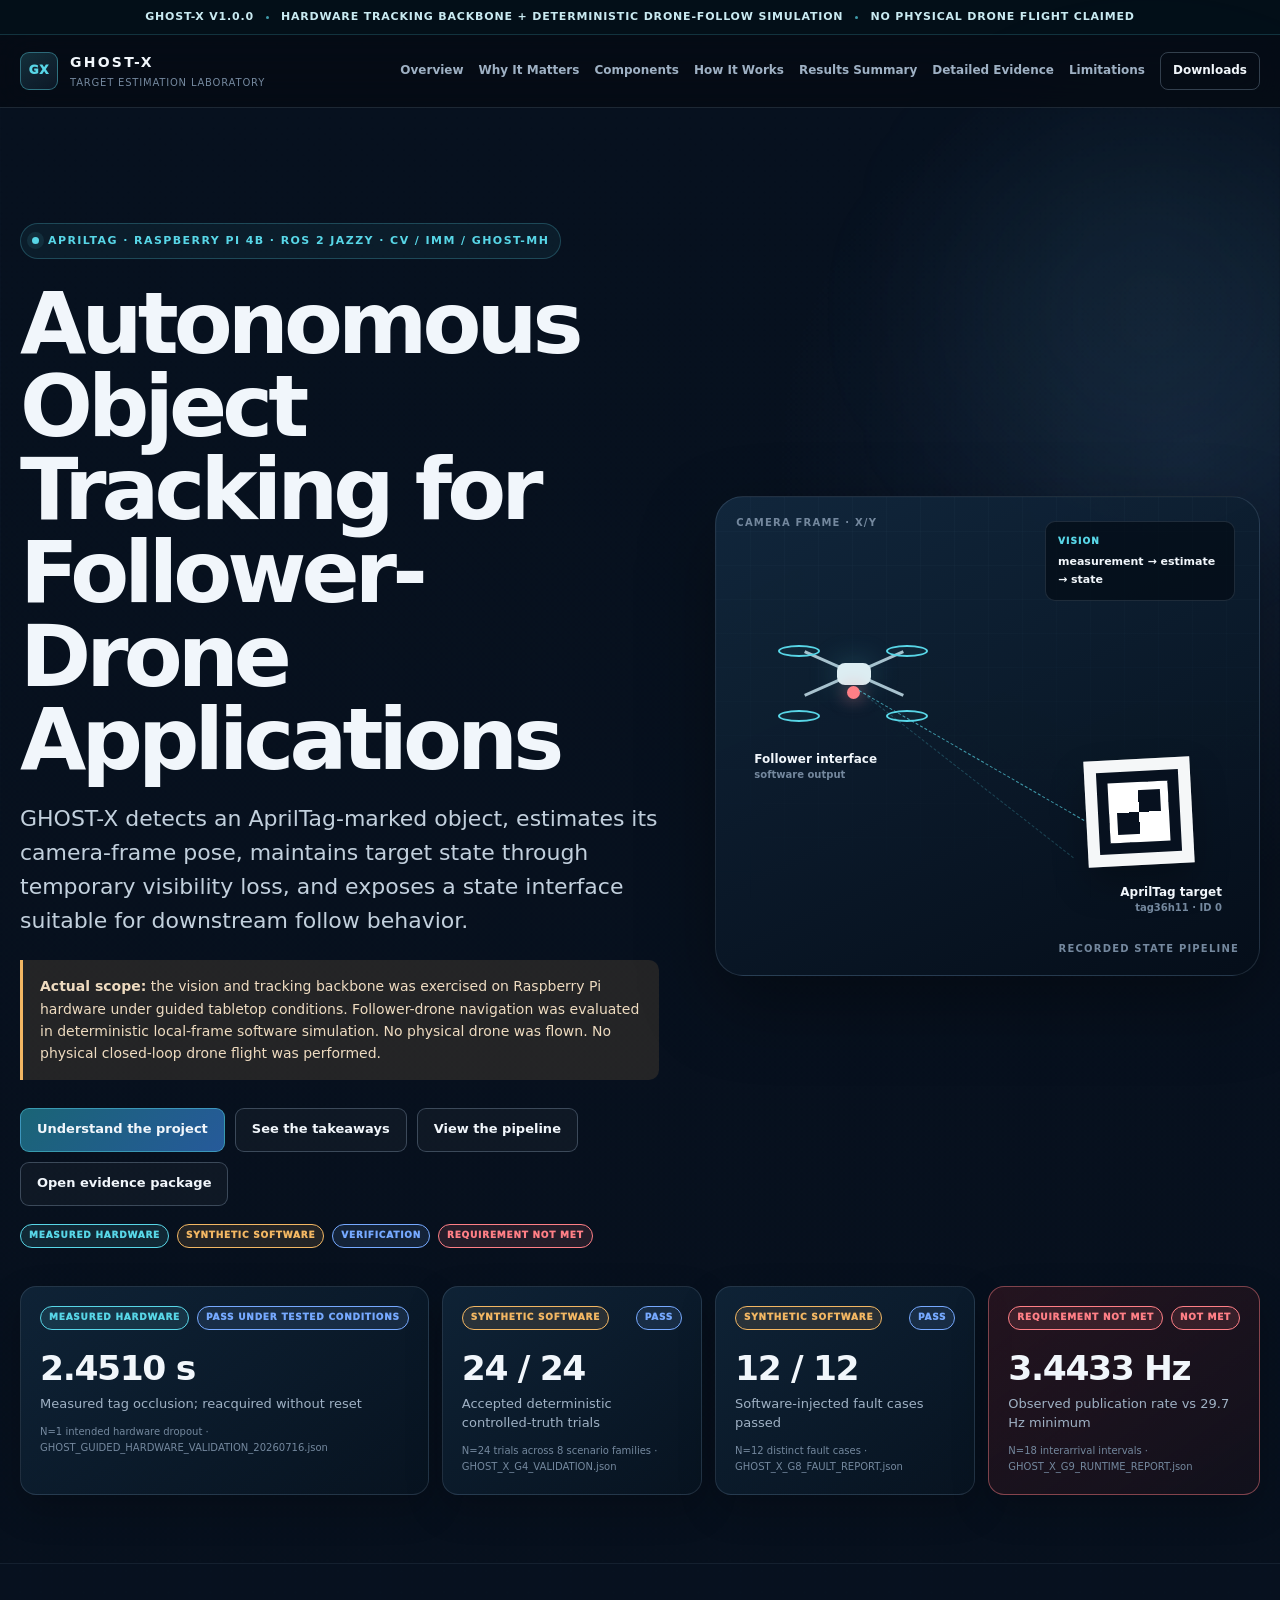
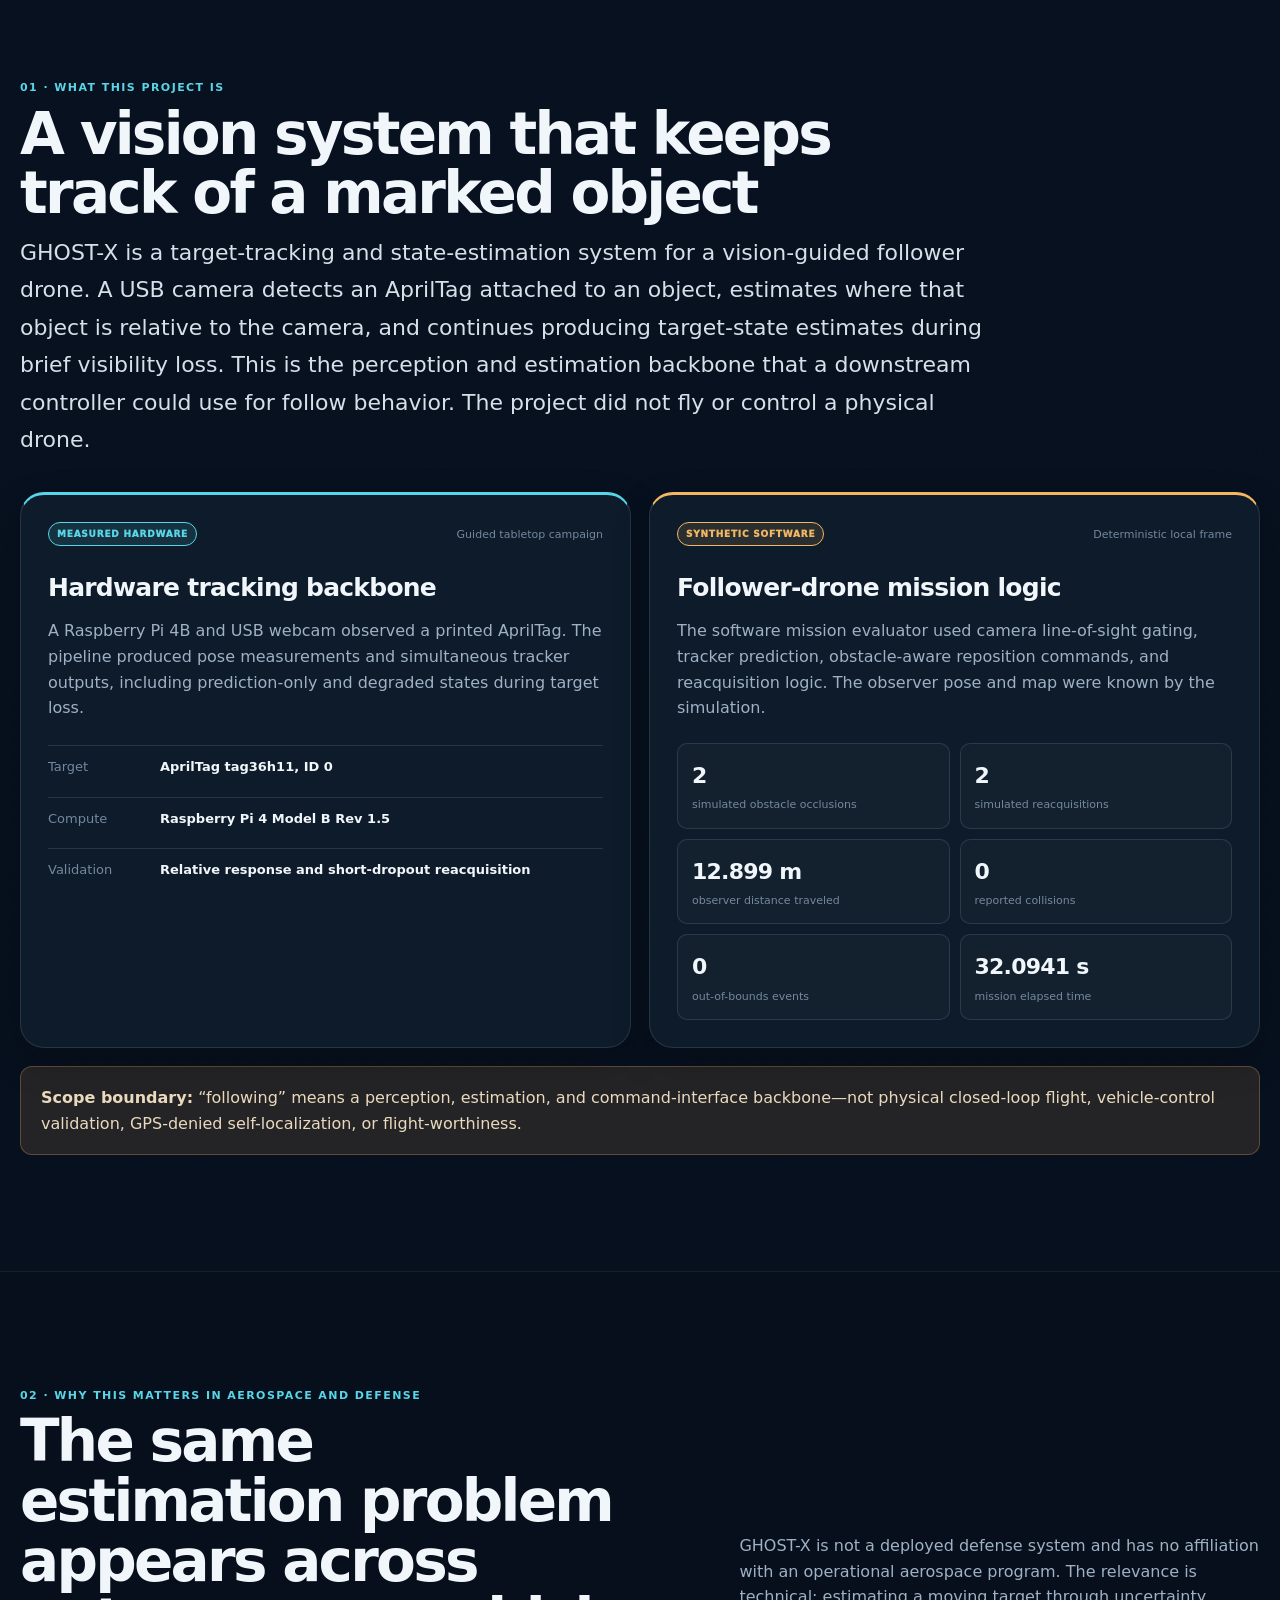
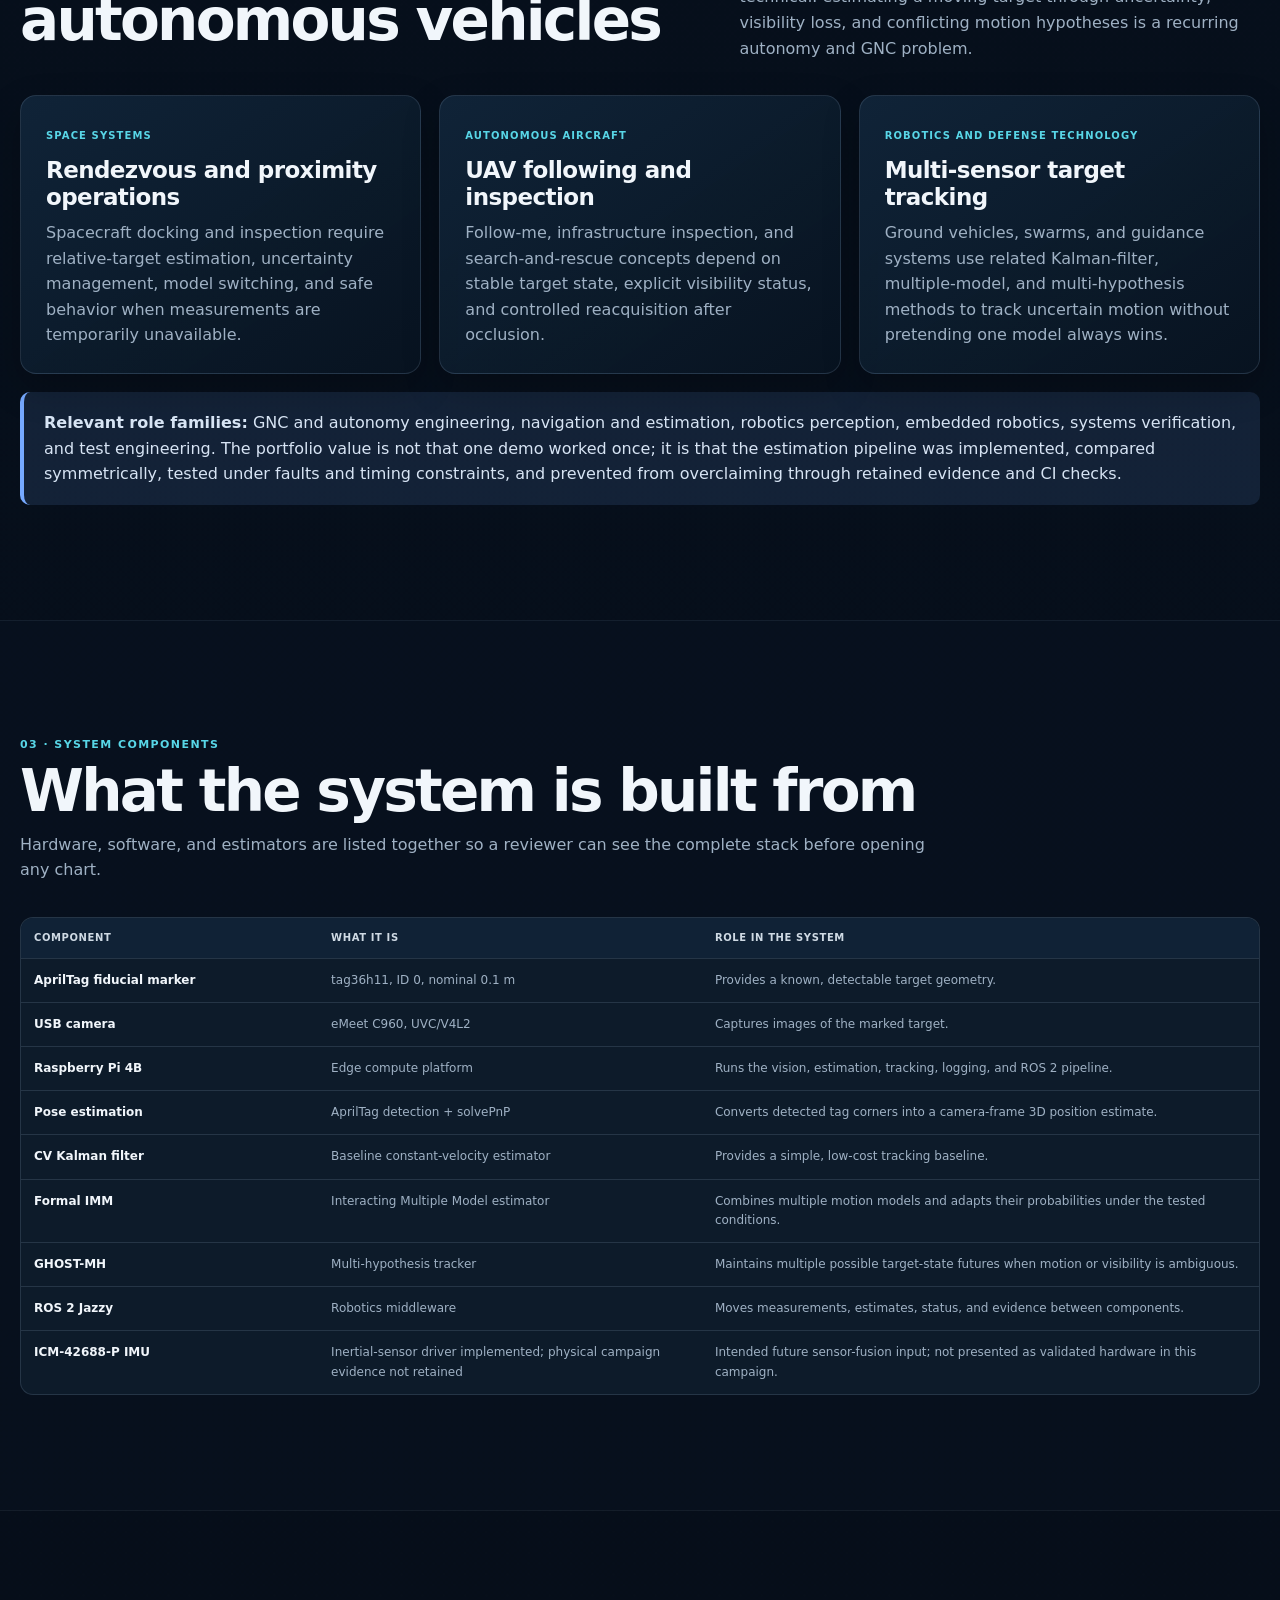
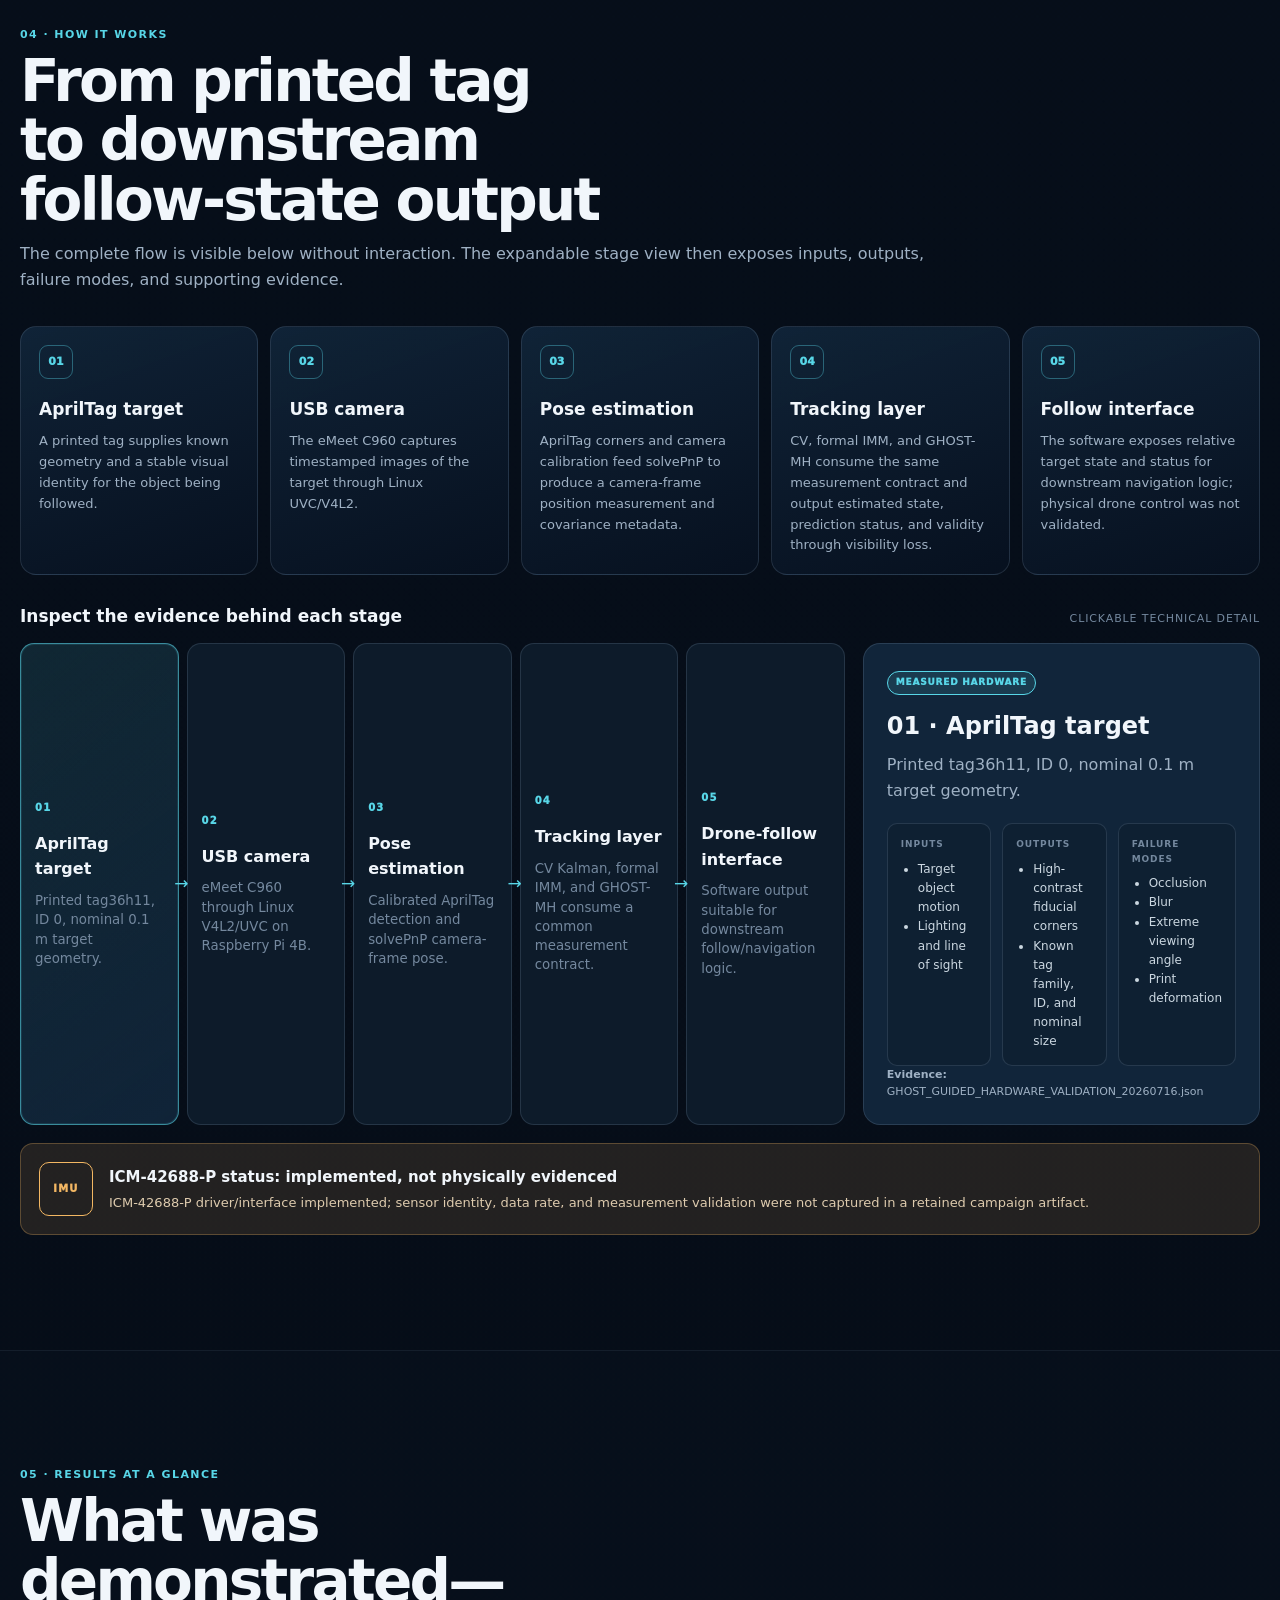
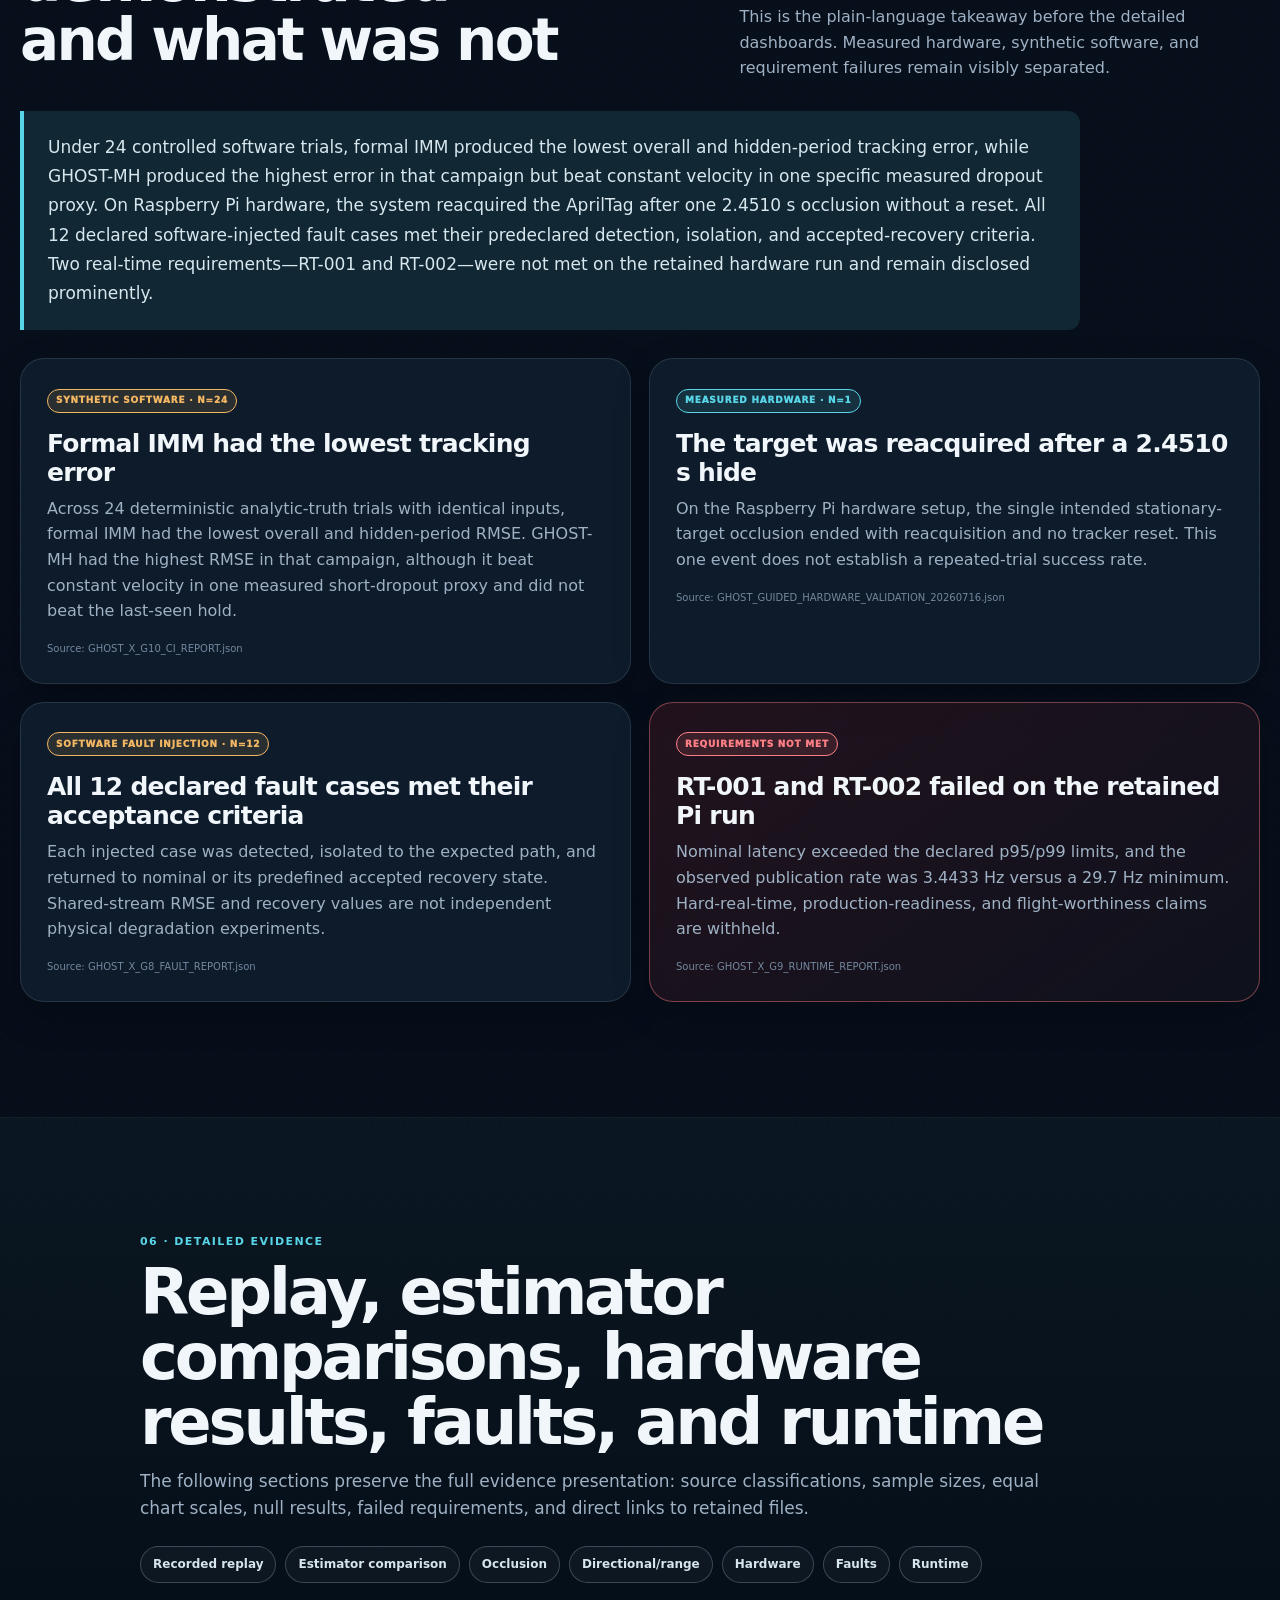
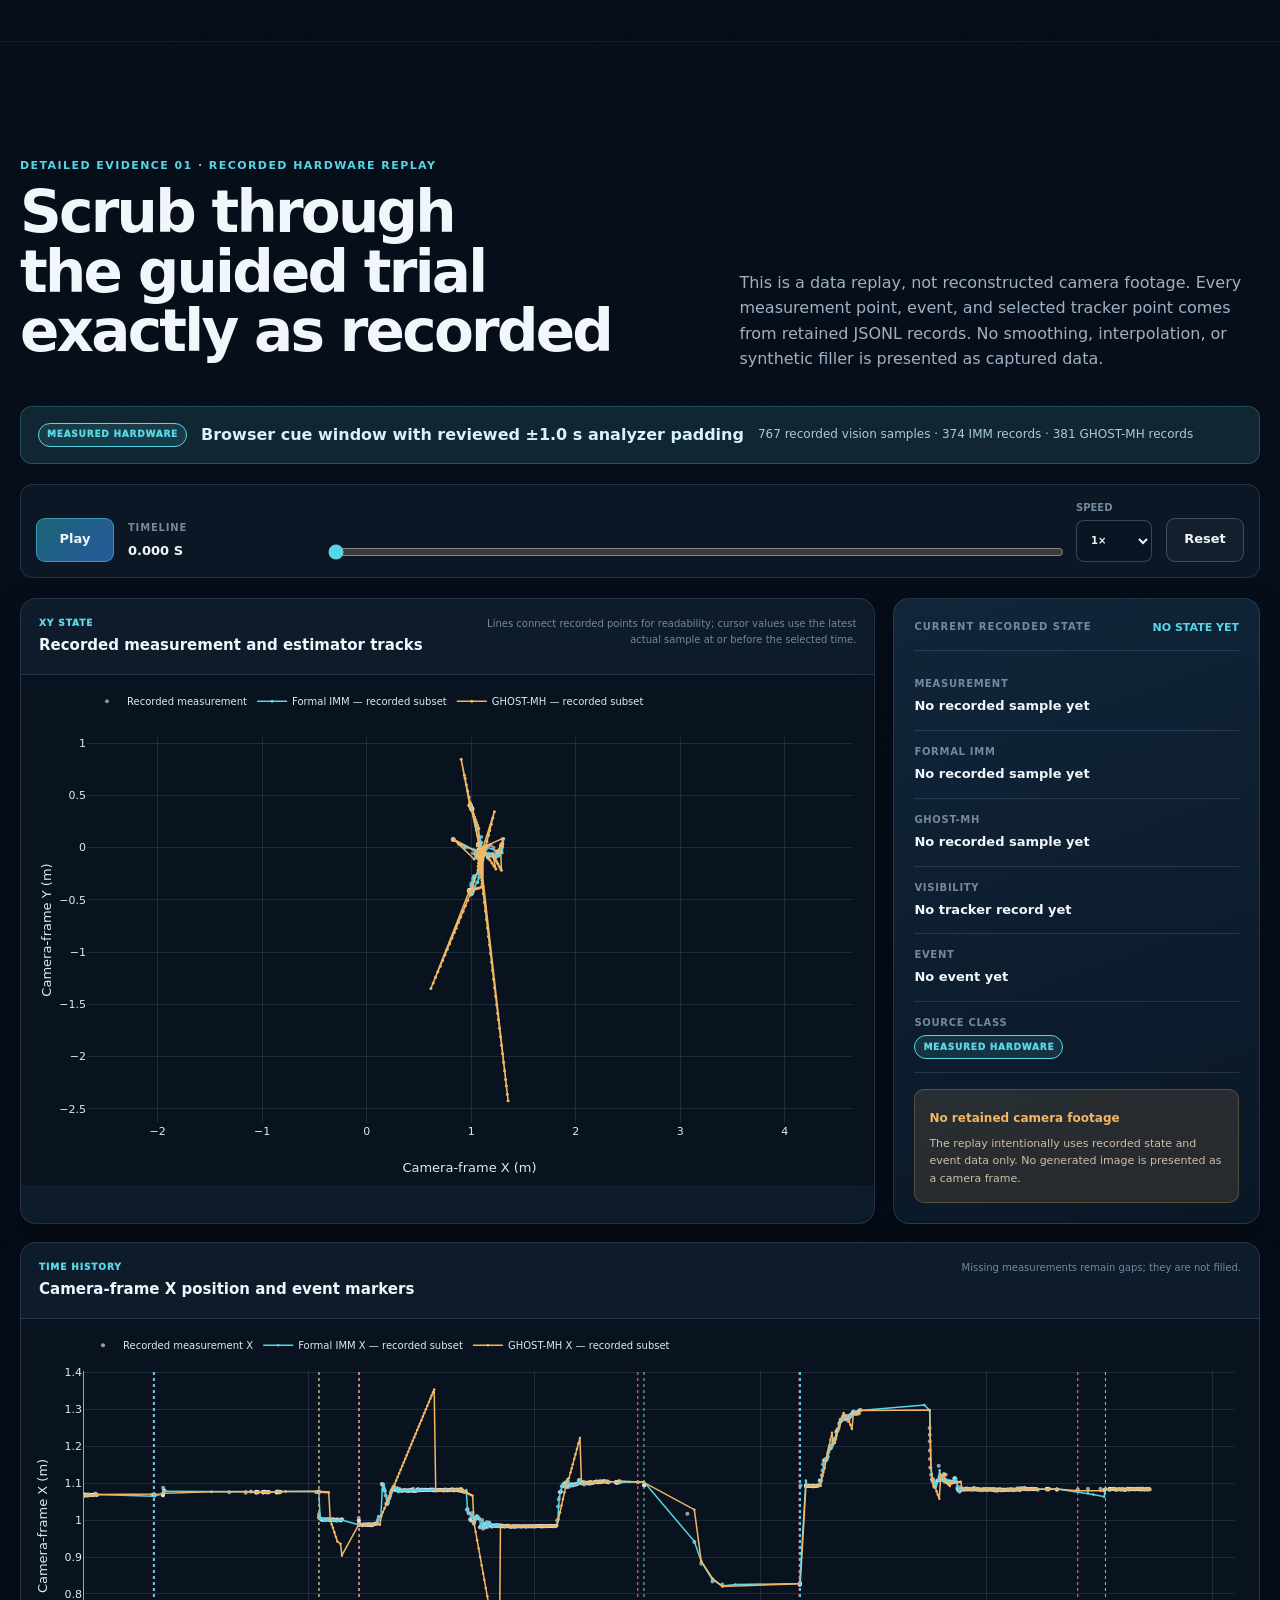
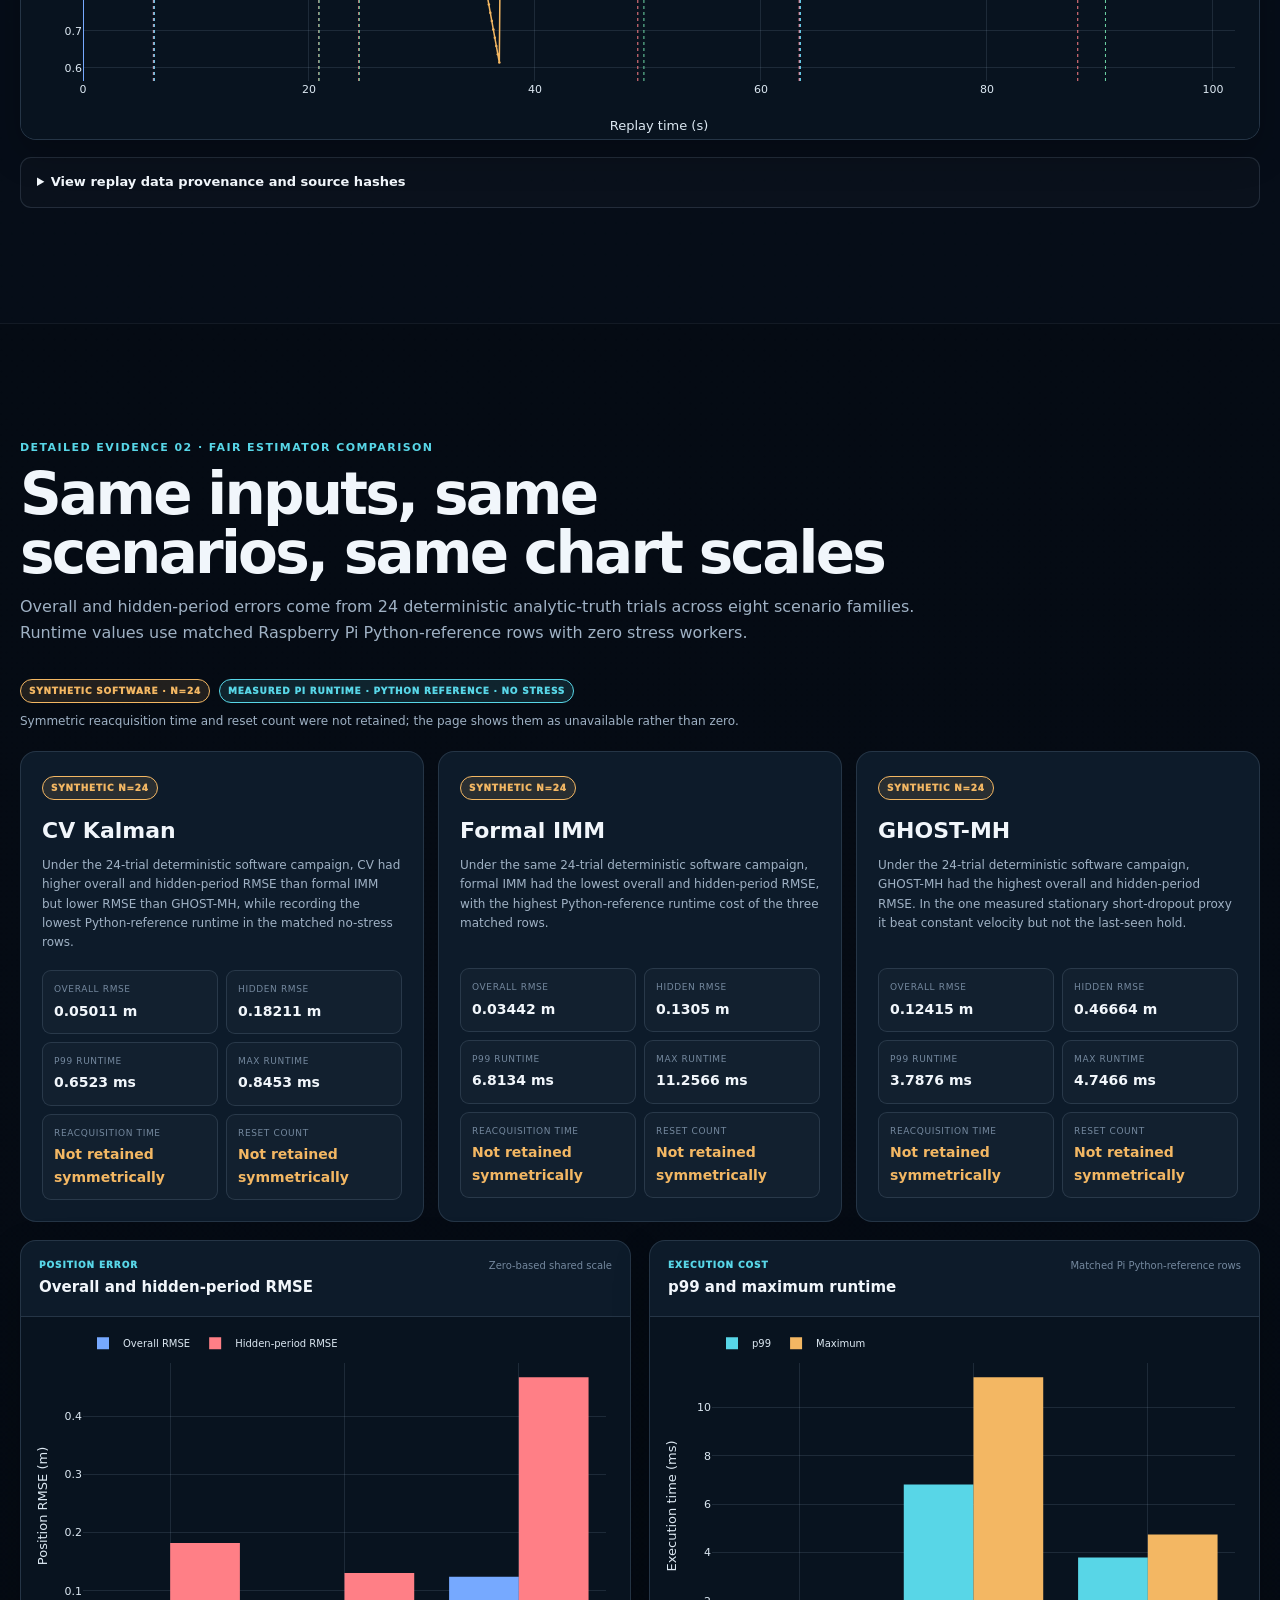
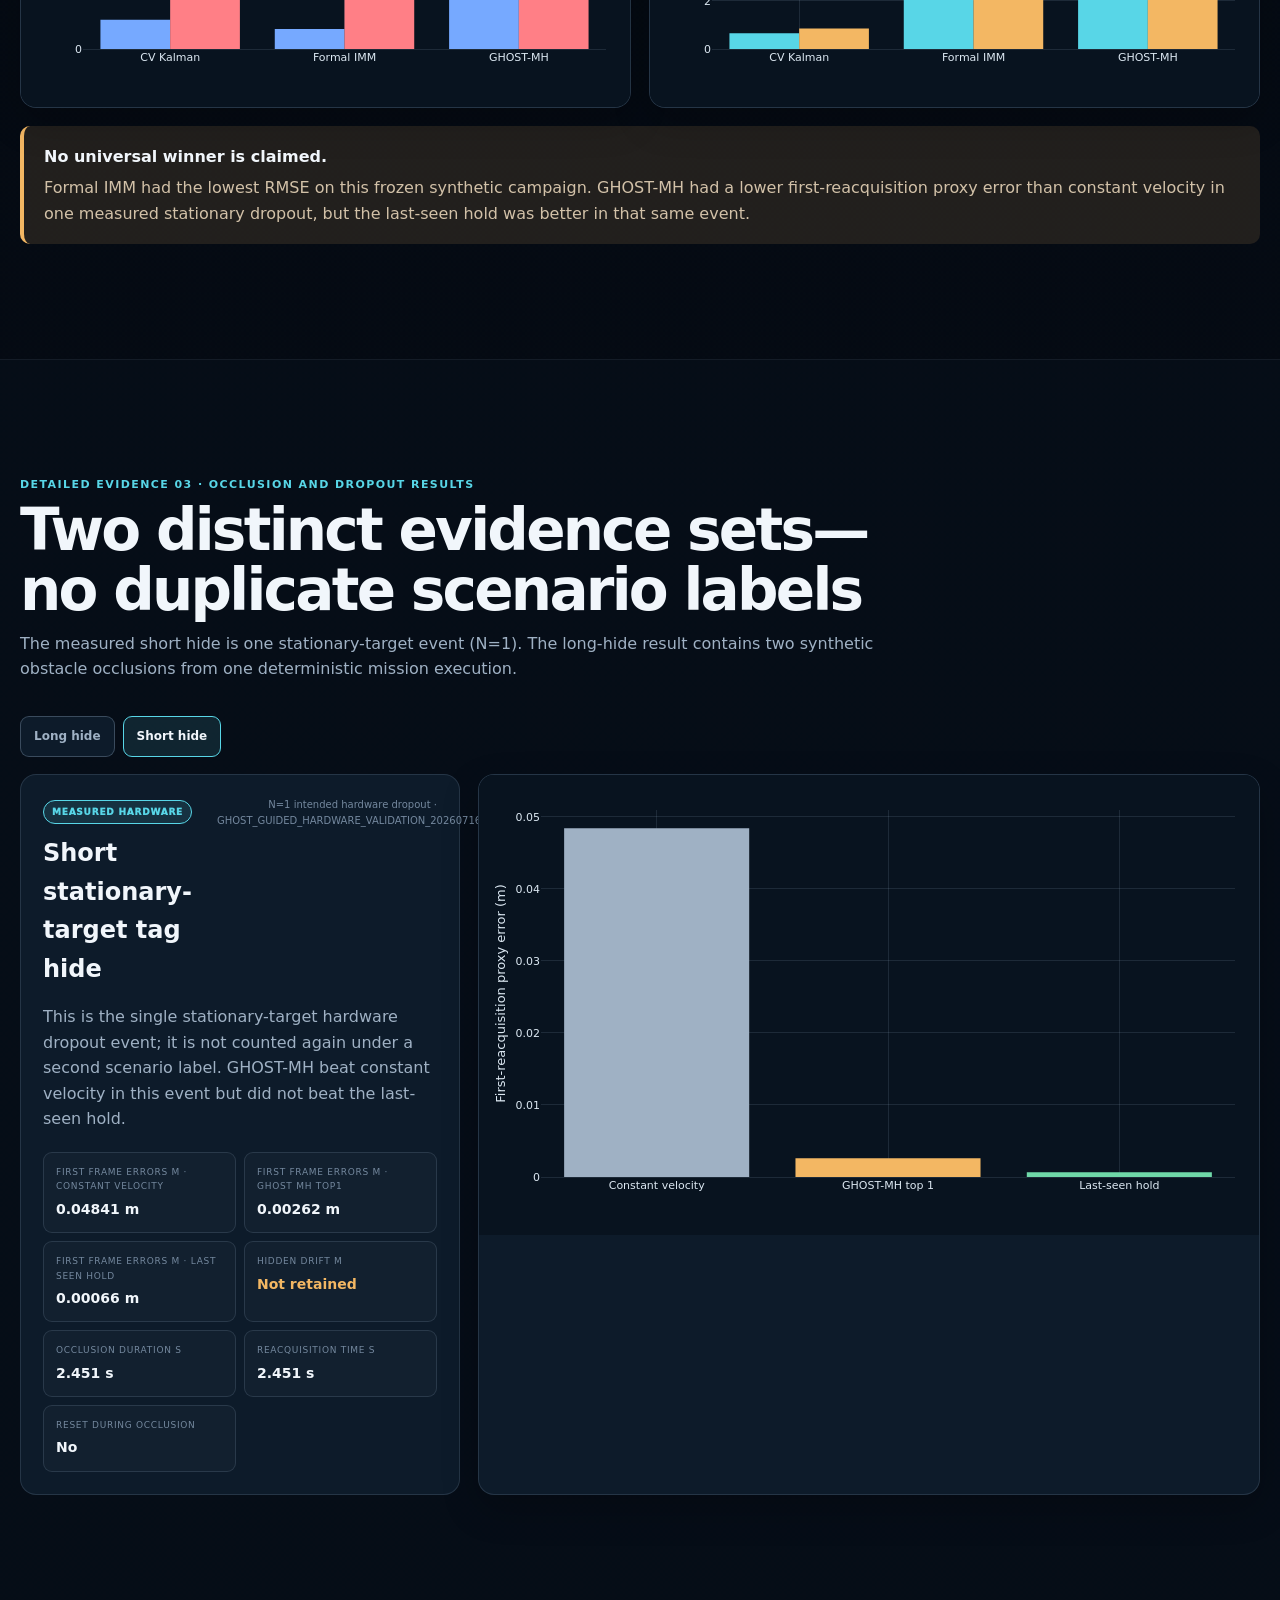
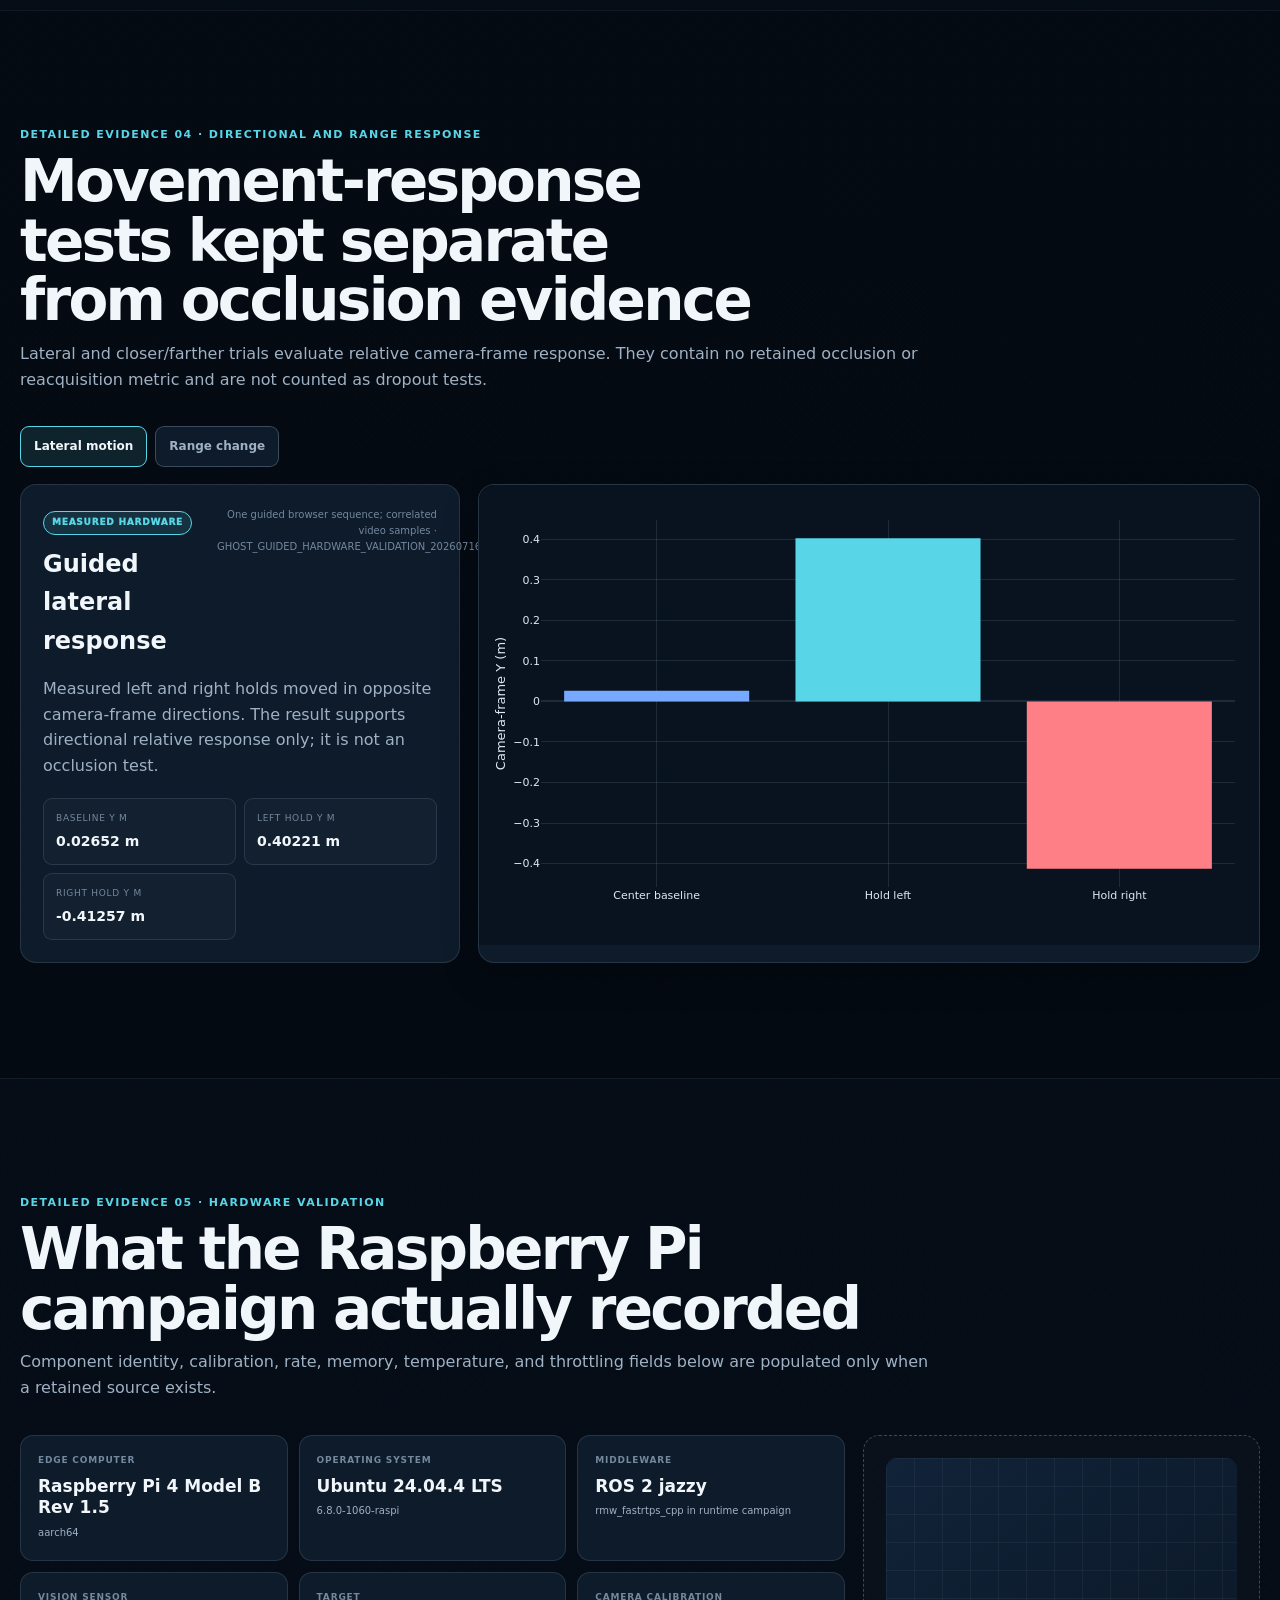
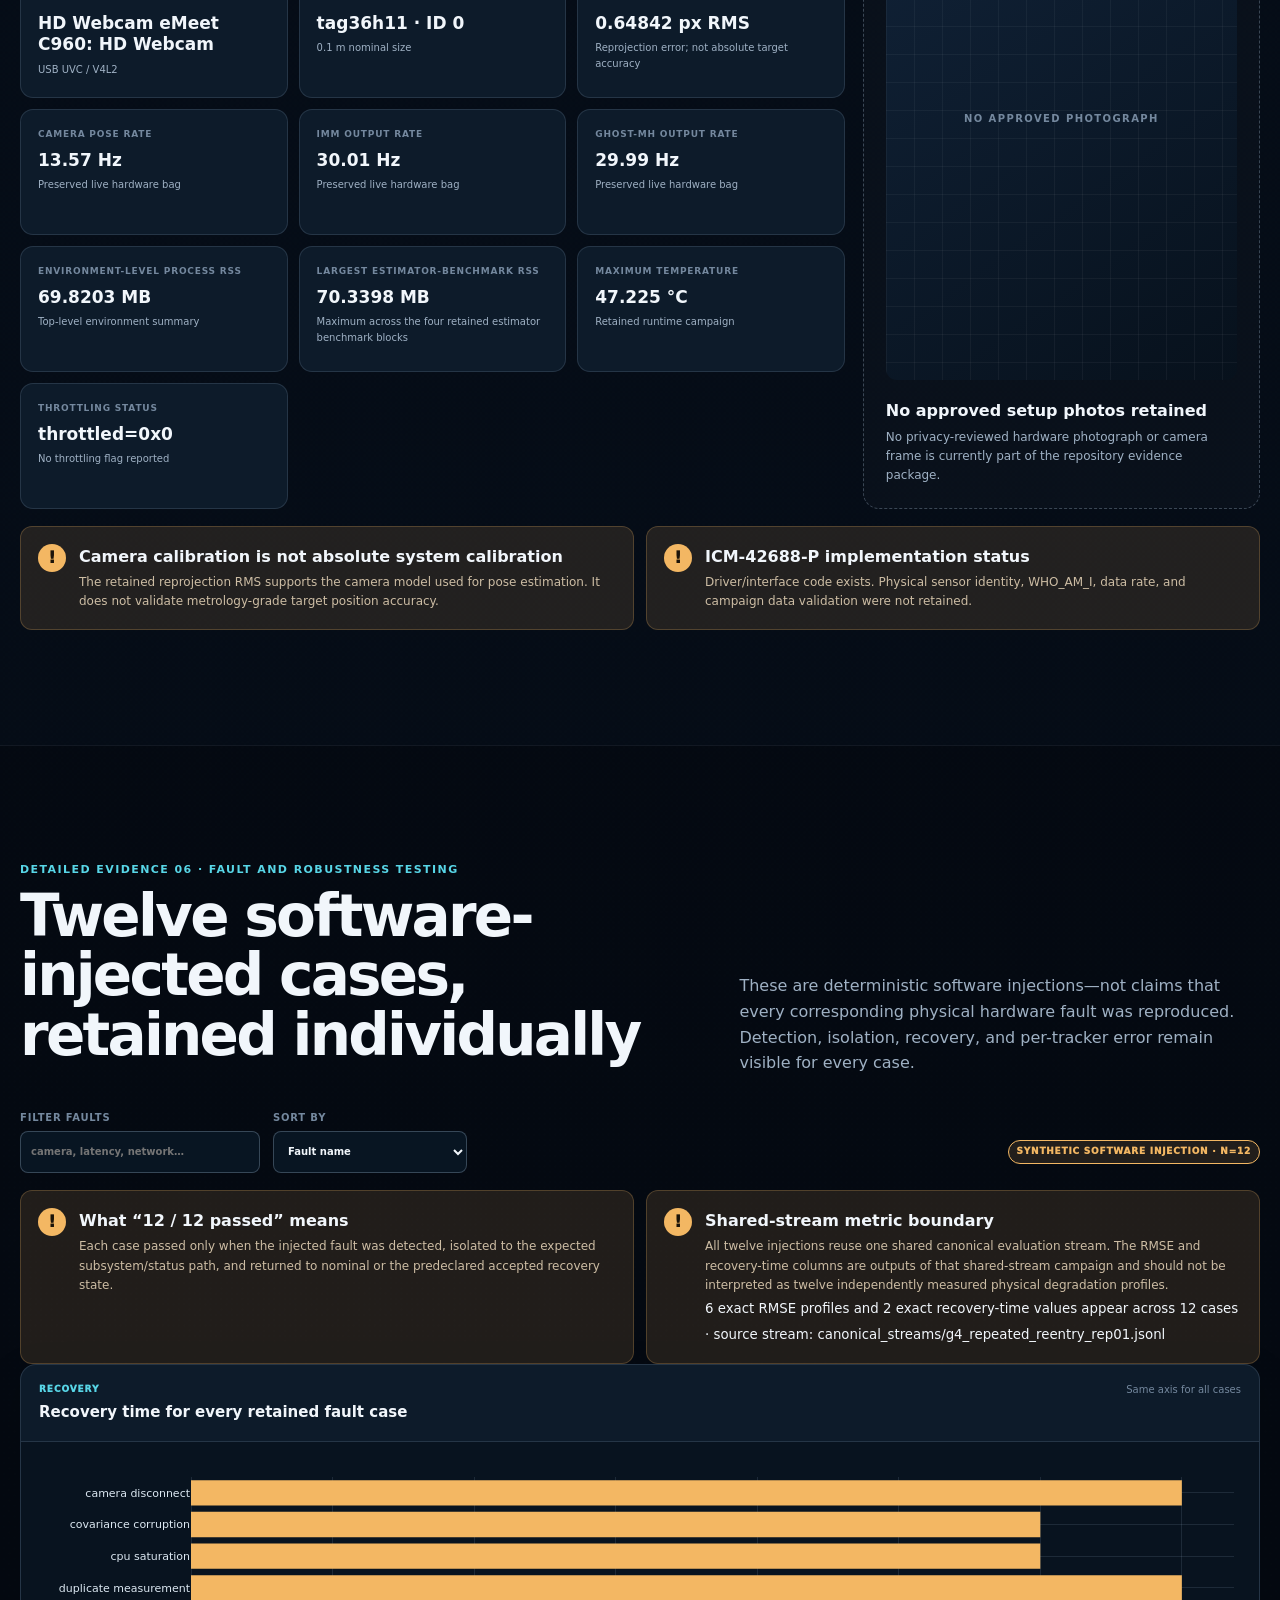
<file: ghost_sim_ros2/docs/index.html>
<!doctype html>
<html lang="en">
<head>
  <meta charset="utf-8">
  <meta name="viewport" content="width=device-width, initial-scale=1">
  <meta name="description" content="GHOST-X: evidence-backed AprilTag target tracking and state estimation for follower-drone applications, evaluated on Raspberry Pi hardware and deterministic software truth.">
  <meta name="theme-color" content="#07111f">
  <title>GHOST-X — Autonomous Object Tracking for Follower-Drone Applications</title>
  <link rel="stylesheet" href="assets/showcase.css">
  <script defer src="https://cdn.plot.ly/plotly-2.35.2.min.js"></script>
  <script defer src="assets/showcase.js"></script>
</head>
<body>
  <a class="skip-link" href="#main-content">Skip to results</a>
  <div class="topline">
    <span>GHOST-X v1.0.0</span>
    <span class="topline-divider" aria-hidden="true"></span>
    <span>Hardware tracking backbone + deterministic drone-follow simulation</span>
    <span class="topline-divider" aria-hidden="true"></span>
    <span>No physical drone flight claimed</span>
  </div>

  <header class="site-header">
    <div class="shell nav-shell">
      <a class="brand" href="#top" aria-label="GHOST-X home">
        <span class="brand-mark" aria-hidden="true">GX</span>
        <span><strong>GHOST-X</strong><small>Target estimation laboratory</small></span>
      </a>
      <button class="nav-toggle" id="nav-toggle" type="button" aria-expanded="false" aria-controls="primary-nav">Menu</button>
      <nav id="primary-nav" class="primary-nav" aria-label="Primary navigation">
        <a href="#overview">Overview</a>
        <a href="#industry-relevance">Why It Matters</a>
        <a href="#components">Components</a>
        <a href="#how-it-works">How It Works</a>
        <a href="#results-summary">Results Summary</a>
        <a href="#detailed-evidence">Detailed Evidence</a>
        <a href="#limitations">Limitations</a>
        <a class="nav-evidence" href="#downloads">Downloads</a>
      </nav>
    </div>
  </header>

  <main id="main-content">
    <section class="hero shell" id="top" aria-labelledby="hero-title">
      <div class="hero-copy">
        <div class="eyebrow"><span class="signal-dot"></span> AprilTag · Raspberry Pi 4B · ROS 2 Jazzy · CV / IMM / GHOST-MH</div>
        <h1 id="hero-title">Autonomous Object Tracking for Follower-Drone Applications</h1>
        <p class="hero-lede">GHOST-X detects an AprilTag-marked object, estimates its camera-frame pose, maintains target state through temporary visibility loss, and exposes a state interface suitable for downstream follow behavior.</p>
        <p class="hero-boundary"><strong>Actual scope:</strong> the vision and tracking backbone was exercised on Raspberry Pi hardware under guided tabletop conditions. Follower-drone navigation was evaluated in deterministic local-frame software simulation. No physical drone was flown. No physical closed-loop drone flight was performed.</p>
        <div class="hero-actions">
          <a class="button button-primary" href="#overview">Understand the project</a>
          <a class="button" href="#results-summary">See the takeaways</a>
          <a class="button" href="#how-it-works">View the pipeline</a>
          <a class="button" href="#downloads">Open evidence package</a>
        </div>
        <div class="badge-key" aria-label="Evidence classification key">
          <span class="evidence-badge measured">Measured hardware</span>
          <span class="evidence-badge synthetic">Synthetic software</span>
          <span class="evidence-badge verification">Verification</span>
          <span class="evidence-badge failure">Requirement not met</span>
        </div>
      </div>

      <div class="hero-visual" aria-label="Conceptual GHOST-X follower-drone data flow">
        <div class="visual-grid" aria-hidden="true"></div>
        <div class="drone-glyph" aria-hidden="true">
          <span class="drone-arm arm-a"></span><span class="drone-arm arm-b"></span>
          <span class="rotor r1"></span><span class="rotor r2"></span><span class="rotor r3"></span><span class="rotor r4"></span>
          <span class="drone-body"></span><span class="camera-eye"></span>
        </div>
        <div class="target-glyph" aria-hidden="true"><span></span></div>
        <div class="tracking-line line-one" aria-hidden="true"></div>
        <div class="tracking-line line-two" aria-hidden="true"></div>
        <div class="visual-label drone-label">Follower interface<br><small>software output</small></div>
        <div class="visual-label target-label">AprilTag target<br><small>tag36h11 · ID 0</small></div>
        <div class="visual-status">
          <span>VISION</span><strong>measurement → estimate → state</strong>
        </div>
      </div>

      <div class="hero-metrics" id="hero-metrics" aria-live="polite">
        <article class="metric-card skeleton-card"><span>Loading verified metrics from published JSON…</span></article>
        <article class="metric-card skeleton-card"><span>Loading verified metrics from published JSON…</span></article>
        <article class="metric-card skeleton-card"><span>Loading verified metrics from published JSON…</span></article>
        <article class="metric-card skeleton-card"><span>Loading verified metrics from published JSON…</span></article>
      </div>
    </section>

    <section class="section overview-section" id="overview" aria-labelledby="overview-title">
      <div class="shell">
        <div class="section-heading overview-heading">
          <p class="section-kicker">01 · What this project is</p>
          <h2 id="overview-title">A vision system that keeps track of a marked object</h2>
          <p class="overview-summary">GHOST-X is a target-tracking and state-estimation system for a vision-guided follower drone. A USB camera detects an AprilTag attached to an object, estimates where that object is relative to the camera, and continues producing target-state estimates during brief visibility loss. This is the perception and estimation backbone that a downstream controller could use for follow behavior. The project did not fly or control a physical drone.</p>
        </div>

        <div class="mission-grid">
          <article class="mission-card measured-panel">
            <div class="card-topline"><span class="evidence-badge measured">Measured hardware</span><span>Guided tabletop campaign</span></div>
            <h3>Hardware tracking backbone</h3>
            <p>A Raspberry Pi 4B and USB webcam observed a printed AprilTag. The pipeline produced pose measurements and simultaneous tracker outputs, including prediction-only and degraded states during target loss.</p>
            <ul class="fact-list">
              <li><span>Target</span><strong>AprilTag tag36h11, ID 0</strong></li>
              <li><span>Compute</span><strong>Raspberry Pi 4 Model B Rev 1.5</strong></li>
              <li><span>Validation</span><strong>Relative response and short-dropout reacquisition</strong></li>
            </ul>
          </article>

          <article class="mission-card synthetic-panel">
            <div class="card-topline"><span class="evidence-badge synthetic">Synthetic software</span><span>Deterministic local frame</span></div>
            <h3>Follower-drone mission logic</h3>
            <p>The software mission evaluator used camera line-of-sight gating, tracker prediction, obstacle-aware reposition commands, and reacquisition logic. The observer pose and map were known by the simulation.</p>
            <div class="mission-stats" id="mission-stats"><span>Loading measured and synthetic mission evidence…</span></div>
          </article>
        </div>

        <aside class="truth-strip" role="note">
          <strong>Scope boundary:</strong> “following” means a perception, estimation, and command-interface backbone—not physical closed-loop flight, vehicle-control validation, GPS-denied self-localization, or flight-worthiness.
        </aside>
      </div>
    </section>

    <section class="section relevance-section" id="industry-relevance" aria-labelledby="industry-title">
      <div class="shell">
        <div class="section-heading split-heading">
          <div>
            <p class="section-kicker">02 · Why this matters in aerospace and defense</p>
            <h2 id="industry-title">The same estimation problem appears across autonomous vehicles</h2>
          </div>
          <p>GHOST-X is not a deployed defense system and has no affiliation with an operational aerospace program. The relevance is technical: estimating a moving target through uncertainty, visibility loss, and conflicting motion hypotheses is a recurring autonomy and GNC problem.</p>
        </div>

        <div class="industry-grid">
          <article class="industry-card">
            <span>Space systems</span>
            <h3>Rendezvous and proximity operations</h3>
            <p>Spacecraft docking and inspection require relative-target estimation, uncertainty management, model switching, and safe behavior when measurements are temporarily unavailable.</p>
          </article>
          <article class="industry-card">
            <span>Autonomous aircraft</span>
            <h3>UAV following and inspection</h3>
            <p>Follow-me, infrastructure inspection, and search-and-rescue concepts depend on stable target state, explicit visibility status, and controlled reacquisition after occlusion.</p>
          </article>
          <article class="industry-card">
            <span>Robotics and defense technology</span>
            <h3>Multi-sensor target tracking</h3>
            <p>Ground vehicles, swarms, and guidance systems use related Kalman-filter, multiple-model, and multi-hypothesis methods to track uncertain motion without pretending one model always wins.</p>
          </article>
        </div>

        <aside class="relevance-note">
          <strong>Relevant role families:</strong> GNC and autonomy engineering, navigation and estimation, robotics perception, embedded robotics, systems verification, and test engineering. The portfolio value is not that one demo worked once; it is that the estimation pipeline was implemented, compared symmetrically, tested under faults and timing constraints, and prevented from overclaiming through retained evidence and CI checks.
        </aside>
      </div>
    </section>

    <section class="section components-section" id="components" aria-labelledby="components-title">
      <div class="shell">
        <div class="section-heading">
          <p class="section-kicker">03 · System components</p>
          <h2 id="components-title">What the system is built from</h2>
          <p>Hardware, software, and estimators are listed together so a reviewer can see the complete stack before opening any chart.</p>
        </div>

        <div class="table-wrap components-table-wrap" tabindex="0" aria-label="Scrollable GHOST-X system components table">
          <table class="data-table components-table">
            <thead><tr><th>Component</th><th>What it is</th><th>Role in the system</th></tr></thead>
            <tbody>
              <tr><td><strong>AprilTag fiducial marker</strong></td><td>tag36h11, ID 0, nominal 0.1 m</td><td>Provides a known, detectable target geometry.</td></tr>
              <tr><td><strong>USB camera</strong></td><td>eMeet C960, UVC/V4L2</td><td>Captures images of the marked target.</td></tr>
              <tr><td><strong>Raspberry Pi 4B</strong></td><td>Edge compute platform</td><td>Runs the vision, estimation, tracking, logging, and ROS 2 pipeline.</td></tr>
              <tr><td><strong>Pose estimation</strong></td><td>AprilTag detection + solvePnP</td><td>Converts detected tag corners into a camera-frame 3D position estimate.</td></tr>
              <tr><td><strong>CV Kalman filter</strong></td><td>Baseline constant-velocity estimator</td><td>Provides a simple, low-cost tracking baseline.</td></tr>
              <tr><td><strong>Formal IMM</strong></td><td>Interacting Multiple Model estimator</td><td>Combines multiple motion models and adapts their probabilities under the tested conditions.</td></tr>
              <tr><td><strong>GHOST-MH</strong></td><td>Multi-hypothesis tracker</td><td>Maintains multiple possible target-state futures when motion or visibility is ambiguous.</td></tr>
              <tr><td><strong>ROS 2 Jazzy</strong></td><td>Robotics middleware</td><td>Moves measurements, estimates, status, and evidence between components.</td></tr>
              <tr><td><strong>ICM-42688-P IMU</strong></td><td>Inertial-sensor driver implemented; physical campaign evidence not retained</td><td>Intended future sensor-fusion input; not presented as validated hardware in this campaign.</td></tr>
            </tbody>
          </table>
        </div>
      </div>
    </section>

    <section class="section architecture-section" id="how-it-works" aria-labelledby="architecture-title">
      <div class="shell">
        <div class="section-heading">
          <p class="section-kicker">04 · How it works</p>
          <h2 id="architecture-title">From printed tag to downstream follow-state output</h2>
          <p>The complete flow is visible below without interaction. The expandable stage view then exposes inputs, outputs, failure modes, and supporting evidence.</p>
        </div>

        <ol class="pipeline-overview" aria-label="Five-stage GHOST-X processing pipeline">
          <li><span>01</span><div><strong>AprilTag target</strong><p>A printed tag supplies known geometry and a stable visual identity for the object being followed.</p></div></li>
          <li><span>02</span><div><strong>USB camera</strong><p>The eMeet C960 captures timestamped images of the target through Linux UVC/V4L2.</p></div></li>
          <li><span>03</span><div><strong>Pose estimation</strong><p>AprilTag corners and camera calibration feed solvePnP to produce a camera-frame position measurement and covariance metadata.</p></div></li>
          <li><span>04</span><div><strong>Tracking layer</strong><p>CV, formal IMM, and GHOST-MH consume the same measurement contract and output estimated state, prediction status, and validity through visibility loss.</p></div></li>
          <li><span>05</span><div><strong>Follow interface</strong><p>The software exposes relative target state and status for downstream navigation logic; physical drone control was not validated.</p></div></li>
        </ol>

        <div class="architecture-subheading"><strong>Inspect the evidence behind each stage</strong><span>Clickable technical detail</span></div>
        <div class="architecture-layout">
          <div class="stage-rail" id="stage-rail" role="tablist" aria-label="GHOST-X system stages"></div>
          <article class="stage-detail" id="stage-detail" role="tabpanel" tabindex="0" aria-live="polite">
            <p>Loading evidence-backed stage details…</p>
          </article>
        </div>

        <aside class="imu-note">
          <div class="imu-icon" aria-hidden="true">IMU</div>
          <div>
            <strong>ICM-42688-P status: implemented, not physically evidenced</strong>
            <p id="imu-status">The driver and ROS interface exist, but sensor identity, data rate, and measurement validation were not captured in a retained artifact for this campaign.</p>
          </div>
        </aside>
      </div>
    </section>

    <section class="section results-summary-section" id="results-summary" aria-labelledby="results-summary-title">
      <div class="shell">
        <div class="section-heading split-heading">
          <div>
            <p class="section-kicker">05 · Results at a glance</p>
            <h2 id="results-summary-title">What was demonstrated—and what was not</h2>
          </div>
          <p>This is the plain-language takeaway before the detailed dashboards. Measured hardware, synthetic software, and requirement failures remain visibly separated.</p>
        </div>

        <p class="results-abstract">Under 24 controlled software trials, formal IMM produced the lowest overall and hidden-period tracking error, while GHOST-MH produced the highest error in that campaign but beat constant velocity in one specific measured dropout proxy. On Raspberry Pi hardware, the system reacquired the AprilTag after one 2.4510 s occlusion without a reset. All 12 declared software-injected fault cases met their predeclared detection, isolation, and accepted-recovery criteria. Two real-time requirements—RT-001 and RT-002—were not met on the retained hardware run and remain disclosed prominently.</p>

        <div class="results-summary-grid">
          <article class="summary-result-card">
            <span class="evidence-badge synthetic">Synthetic software · N=24</span>
            <h3>Formal IMM had the lowest tracking error</h3>
            <p>Across 24 deterministic analytic-truth trials with identical inputs, formal IMM had the lowest overall and hidden-period RMSE. GHOST-MH had the highest RMSE in that campaign, although it beat constant velocity in one measured short-dropout proxy and did not beat the last-seen hold.</p>
            <small>Source: GHOST_X_G10_CI_REPORT.json</small>
          </article>
          <article class="summary-result-card">
            <span class="evidence-badge measured">Measured hardware · N=1</span>
            <h3>The target was reacquired after a 2.4510 s hide</h3>
            <p>On the Raspberry Pi hardware setup, the single intended stationary-target occlusion ended with reacquisition and no tracker reset. This one event does not establish a repeated-trial success rate.</p>
            <small>Source: GHOST_GUIDED_HARDWARE_VALIDATION_20260716.json</small>
          </article>
          <article class="summary-result-card">
            <span class="evidence-badge synthetic">Software fault injection · N=12</span>
            <h3>All 12 declared fault cases met their acceptance criteria</h3>
            <p>Each injected case was detected, isolated to the expected path, and returned to nominal or its predefined accepted recovery state. Shared-stream RMSE and recovery values are not independent physical degradation experiments.</p>
            <small>Source: GHOST_X_G8_FAULT_REPORT.json</small>
          </article>
          <article class="summary-result-card summary-failure-card">
            <span class="evidence-badge failure">Requirements not met</span>
            <h3>RT-001 and RT-002 failed on the retained Pi run</h3>
            <p>Nominal latency exceeded the declared p95/p99 limits, and the observed publication rate was 3.4433 Hz versus a 29.7 Hz minimum. Hard-real-time, production-readiness, and flight-worthiness claims are withheld.</p>
            <small>Source: GHOST_X_G9_RUNTIME_REPORT.json</small>
          </article>
        </div>
      </div>
    </section>

    <section class="section detailed-evidence-intro" id="detailed-evidence" aria-labelledby="detailed-evidence-title">
      <div class="shell detailed-evidence-heading">
        <p class="section-kicker">06 · Detailed evidence</p>
        <h2 id="detailed-evidence-title">Replay, estimator comparisons, hardware results, faults, and runtime</h2>
        <p>The following sections preserve the full evidence presentation: source classifications, sample sizes, equal chart scales, null results, failed requirements, and direct links to retained files.</p>
        <div class="detail-jump-links" aria-label="Detailed evidence section links">
          <a href="#replay">Recorded replay</a>
          <a href="#comparison">Estimator comparison</a>
          <a href="#occlusion">Occlusion</a>
          <a href="#response">Directional/range</a>
          <a href="#hardware">Hardware</a>
          <a href="#faults">Faults</a>
          <a href="#runtime">Runtime</a>
        </div>
      </div>
    </section>

    <section class="section replay-section" id="replay" aria-labelledby="replay-title">
      <div class="shell">
        <div class="section-heading split-heading">
          <div>
            <p class="section-kicker">Detailed evidence 01 · Recorded hardware replay</p>
            <h2 id="replay-title">Scrub through the guided trial exactly as recorded</h2>
          </div>
          <p>This is a data replay, not reconstructed camera footage. Every measurement point, event, and selected tracker point comes from retained JSONL records. No smoothing, interpolation, or synthetic filler is presented as captured data.</p>
        </div>

        <div class="replay-notice">
          <span class="evidence-badge measured">Measured hardware</span>
          <strong>Browser cue window with reviewed ±1.0 s analyzer padding</strong>
          <span id="replay-provenance-summary">Loading hashes and sample counts…</span>
        </div>

        <div class="replay-controls" aria-label="Replay controls">
          <button class="button button-primary control-button" id="replay-play" type="button" aria-label="Play recorded data replay">Play</button>
          <label class="scrubber-label" for="replay-scrubber"><span>Timeline</span><output id="replay-time">0.000 s</output></label>
          <input id="replay-scrubber" class="scrubber" type="range" min="0" max="100" step="0.01" value="0" aria-label="Replay time">
          <label class="speed-control" for="replay-speed">Speed
            <select id="replay-speed">
              <option value="0.25">0.25×</option>
              <option value="0.5">0.5×</option>
              <option value="1" selected>1×</option>
              <option value="2">2×</option>
              <option value="4">4×</option>
            </select>
          </label>
          <button class="button control-button" id="replay-reset" type="button">Reset</button>
        </div>

        <div class="replay-dashboard">
          <div class="replay-chart-card plot-card">
            <div class="plot-heading"><div><span>XY state</span><strong>Recorded measurement and estimator tracks</strong></div><small>Lines connect recorded points for readability; cursor values use the latest actual sample at or before the selected time.</small></div>
            <div id="replay-xy-chart" class="plot replay-plot" role="img" aria-label="XY replay of measurements, formal IMM estimates, and GHOST-MH estimates"></div>
          </div>

          <aside class="replay-readout">
            <div class="readout-header"><span>Current recorded state</span><strong id="replay-state">Loading</strong></div>
            <dl class="readout-grid">
              <div><dt>Measurement</dt><dd id="replay-measurement">Awaiting recorded replay data</dd></div>
              <div><dt>Formal IMM</dt><dd id="replay-imm">Awaiting recorded replay data</dd></div>
              <div><dt>GHOST-MH</dt><dd id="replay-mh">Awaiting recorded replay data</dd></div>
              <div><dt>Visibility</dt><dd id="replay-visibility">Awaiting recorded replay data</dd></div>
              <div><dt>Event</dt><dd id="replay-event">Awaiting timeline events</dd></div>
              <div><dt>Source class</dt><dd><span class="evidence-badge measured">Measured hardware</span></dd></div>
            </dl>
            <div class="no-video-card"><strong>No retained camera footage</strong><p>The replay intentionally uses recorded state and event data only. No generated image is presented as a camera frame.</p></div>
          </aside>

          <div class="replay-chart-card plot-card full-span">
            <div class="plot-heading"><div><span>Time history</span><strong>Camera-frame X position and event markers</strong></div><small>Missing measurements remain gaps; they are not filled.</small></div>
            <div id="replay-time-chart" class="plot replay-time-plot" role="img" aria-label="Time history of recorded measurement and tracker X positions"></div>
          </div>
        </div>

        <details class="provenance-details">
          <summary>View replay data provenance and source hashes</summary>
          <div id="replay-provenance" class="hash-list"></div>
        </details>
      </div>
    </section>

    <section class="section comparison-section" id="comparison" aria-labelledby="comparison-title">
      <div class="shell">
        <div class="section-heading">
          <p class="section-kicker">Detailed evidence 02 · Fair estimator comparison</p>
          <h2 id="comparison-title">Same inputs, same scenarios, same chart scales</h2>
          <p>Overall and hidden-period errors come from 24 deterministic analytic-truth trials across eight scenario families. Runtime values use matched Raspberry Pi Python-reference rows with zero stress workers.</p>
        </div>

        <div class="comparison-basis">
          <span class="evidence-badge synthetic">Synthetic software · N=24</span>
          <span class="evidence-badge measured">Measured Pi runtime · Python reference · no stress</span>
          <span>Symmetric reacquisition time and reset count were not retained; the page shows them as unavailable rather than zero.</span>
        </div>

        <div class="estimator-cards" id="estimator-cards" aria-live="polite"></div>

        <div class="plot-grid two-up">
          <article class="plot-card">
            <div class="plot-heading"><div><span>Position error</span><strong>Overall and hidden-period RMSE</strong></div><small>Zero-based shared scale</small></div>
            <div id="estimator-rmse-chart" class="plot" role="img" aria-label="Equal-scale estimator RMSE comparison"></div>
          </article>
          <article class="plot-card">
            <div class="plot-heading"><div><span>Execution cost</span><strong>p99 and maximum runtime</strong></div><small>Matched Pi Python-reference rows</small></div>
            <div id="estimator-runtime-chart" class="plot" role="img" aria-label="Equal-scale estimator runtime comparison"></div>
          </article>
        </div>

        <aside class="comparison-caution">
          <strong>No universal winner is claimed.</strong>
          <p>Formal IMM had the lowest RMSE on this frozen synthetic campaign. GHOST-MH had a lower first-reacquisition proxy error than constant velocity in one measured stationary dropout, but the last-seen hold was better in that same event.</p>
        </aside>
      </div>
    </section>

    <section class="section occlusion-section" id="occlusion" aria-labelledby="occlusion-title">
      <div class="shell">
        <div class="section-heading">
          <p class="section-kicker">Detailed evidence 03 · Occlusion and dropout results</p>
          <h2 id="occlusion-title">Two distinct evidence sets—no duplicate scenario labels</h2>
          <p>The measured short hide is one stationary-target event (N=1). The long-hide result contains two synthetic obstacle occlusions from one deterministic mission execution.</p>
        </div>

        <div class="scenario-selector" id="occlusion-selector" role="tablist" aria-label="Occlusion and dropout scenarios"></div>
        <article class="scenario-panel" id="occlusion-panel" role="tabpanel" tabindex="0">
          <div class="scenario-copy">
            <div class="scenario-title-row"><div><span id="occlusion-badge"></span><h3 id="occlusion-scenario-title">Loading scenario…</h3></div><small id="occlusion-basis"></small></div>
            <p id="occlusion-conclusion"></p>
            <div class="scenario-metrics" id="occlusion-metrics"></div>
          </div>
          <div class="plot-card scenario-plot-card">
            <div id="occlusion-chart" class="plot" role="img" aria-label="Selected occlusion result chart"></div>
          </div>
        </article>
      </div>
    </section>

    <section class="section occlusion-section response-section" id="response" aria-labelledby="response-title">
      <div class="shell">
        <div class="section-heading">
          <p class="section-kicker">Detailed evidence 04 · Directional and range response</p>
          <h2 id="response-title">Movement-response tests kept separate from occlusion evidence</h2>
          <p>Lateral and closer/farther trials evaluate relative camera-frame response. They contain no retained occlusion or reacquisition metric and are not counted as dropout tests.</p>
        </div>

        <div class="scenario-selector" id="response-selector" role="tablist" aria-label="Directional and range response scenarios"></div>
        <article class="scenario-panel" id="response-panel" role="tabpanel" tabindex="0">
          <div class="scenario-copy">
            <div class="scenario-title-row"><div><span id="response-badge"></span><h3 id="response-scenario-title">Loading response…</h3></div><small id="response-basis"></small></div>
            <p id="response-conclusion"></p>
            <div class="scenario-metrics" id="response-metrics"></div>
          </div>
          <div class="plot-card scenario-plot-card">
            <div id="response-chart" class="plot" role="img" aria-label="Selected directional or range response chart"></div>
          </div>
        </article>
      </div>
    </section>

    <section class="section hardware-section" id="hardware" aria-labelledby="hardware-title">
      <div class="shell">
        <div class="section-heading">
          <p class="section-kicker">Detailed evidence 05 · Hardware validation</p>
          <h2 id="hardware-title">What the Raspberry Pi campaign actually recorded</h2>
          <p>Component identity, calibration, rate, memory, temperature, and throttling fields below are populated only when a retained source exists.</p>
        </div>

        <div class="hardware-layout">
          <div class="hardware-spec-grid" id="hardware-spec-grid"></div>
          <aside class="hardware-media-placeholder">
            <div class="placeholder-frame" aria-hidden="true"><span class="placeholder-camera"></span><span class="placeholder-tag"></span></div>
            <strong>No approved setup photos retained</strong>
            <p>No privacy-reviewed hardware photograph or camera frame is currently part of the repository evidence package.</p>
          </aside>
        </div>

        <div class="hardware-caveats">
          <article><span class="status-icon caution">!</span><div><strong>Camera calibration is not absolute system calibration</strong><p>The retained reprojection RMS supports the camera model used for pose estimation. It does not validate metrology-grade target position accuracy.</p></div></article>
          <article><span class="status-icon caution">!</span><div><strong>ICM-42688-P implementation status</strong><p>Driver/interface code exists. Physical sensor identity, WHO_AM_I, data rate, and campaign data validation were not retained.</p></div></article>
        </div>
      </div>
    </section>

    <section class="section fault-section" id="faults" aria-labelledby="faults-title">
      <div class="shell">
        <div class="section-heading split-heading">
          <div>
            <p class="section-kicker">Detailed evidence 06 · Fault and robustness testing</p>
            <h2 id="faults-title">Twelve software-injected cases, retained individually</h2>
          </div>
          <p>These are deterministic software injections—not claims that every corresponding physical hardware fault was reproduced. Detection, isolation, recovery, and per-tracker error remain visible for every case.</p>
        </div>

        <div class="fault-toolbar">
          <label for="fault-filter">Filter faults
            <input id="fault-filter" type="search" placeholder="camera, latency, network…">
          </label>
          <label for="fault-sort">Sort by
            <select id="fault-sort">
              <option value="fault">Fault name</option>
              <option value="recovery-asc">Recovery time, low to high</option>
              <option value="recovery-desc">Recovery time, high to low</option>
            </select>
          </label>
          <span class="evidence-badge synthetic">Synthetic software injection · N=12</span>
        </div>

        <div class="hardware-caveats fault-interpretation">
          <article><span class="status-icon caution">!</span><div><strong>What “12 / 12 passed” means</strong><p id="fault-pass-definition">Loading fault acceptance definition…</p></div></article>
          <article><span class="status-icon caution">!</span><div><strong>Shared-stream metric boundary</strong><p id="fault-metric-boundary">Loading fault metric interpretation…</p><small id="fault-group-summary"></small></div></article>
        </div>

        <div class="plot-card fault-chart-card">
          <div class="plot-heading"><div><span>Recovery</span><strong>Recovery time for every retained fault case</strong></div><small>Same axis for all cases</small></div>
          <div id="fault-recovery-chart" class="plot" role="img" aria-label="Recovery times for twelve software-injected fault cases"></div>
        </div>

        <div class="table-wrap" tabindex="0" aria-label="Scrollable fault evidence table">
          <table class="data-table">
            <thead><tr><th>Fault</th><th>Detected</th><th>Isolated</th><th>Recovered</th><th>Recovery time</th><th>CV RMSE</th><th>IMM RMSE</th><th>GHOST-MH RMSE</th></tr></thead>
            <tbody id="fault-table-body"></tbody>
          </table>
        </div>
      </div>
    </section>

    <section class="section runtime-section" id="runtime" aria-labelledby="runtime-title">
      <div class="shell">
        <div class="section-heading">
          <p class="section-kicker">Detailed evidence 07 · Runtime and deployment readiness</p>
          <h2 id="runtime-title">The timing requirements did not all pass</h2>
          <p>RT-001 and RT-002 failures are retained prominently. This campaign does not support hard-real-time, production-readiness, or flight-worthiness wording.</p>
        </div>

        <div class="requirement-grid" id="runtime-requirements"></div>

        <div class="hardware-caveats runtime-interpretation">
          <article><span class="status-icon caution">!</span><div><strong>Publication-rate root cause not established</strong><p id="rt002-interpretation">Loading runtime interpretation…</p></div></article>
          <article><span class="status-icon caution">!</span><div><strong>One unresolved execution-time anomaly</strong><p id="deadline-anomaly-interpretation">Loading deadline-row interpretation…</p><small id="deadline-row-summary"></small></div></article>
          <article><span class="status-icon caution">!</span><div><strong>Reporting check versus requirement result</strong><p id="reporting-check-interpretation">Loading claim-governance interpretation…</p></div></article>
        </div>

        <div class="plot-card runtime-chart-card">
          <div class="plot-heading"><div><span>Estimator deadline</span><strong>p99 and maximum execution time vs 33.333 ms</strong></div><small>Python reference and C++ production rows are labeled separately</small></div>
          <div id="runtime-deadline-chart" class="plot" role="img" aria-label="Estimator timing rows against the 33.333 millisecond deadline"></div>
        </div>

        <div class="pass-fail-grid">
          <article class="pass-list"><h3>What passed</h3><ul id="runtime-passed"></ul></article>
          <article class="fail-list"><h3>What did not pass</h3><ul id="runtime-failed"></ul></article>
        </div>
      </div>
    </section>

    <section class="section limitations-section" id="limitations" aria-labelledby="limitations-title">
      <div class="shell">
        <div class="section-heading">
          <p class="section-kicker">07 · Limitations &amp; Claim Boundaries</p>
          <h2 id="limitations-title">What this project does not establish</h2>
          <p>This section is intentionally permanent and visible. No independent metrology-grade ground truth was available, and a reviewer should not need to infer where the evidence stops.</p>
        </div>
        <div class="limitations-grid" id="limitations-grid"></div>

        <div class="failure-callouts">
          <article><span>Rejected evidence</span><h3>Original floor-grid capture</h3><p>The camera/tag geometry was not moved between nominal grid positions. The resulting calculation is excluded from absolute position accuracy claims.</p></article>
          <article><span>Mixed result</span><h3>Last-seen hold beat GHOST-MH</h3><p>In the single stationary short-dropout proxy, GHOST-MH beat constant velocity but not the stationary last-seen hold.</p></article>
          <article><span>Requirement failure</span><h3>Hard-real-time wording withheld</h3><p>RT-001 and RT-002 failed, and one C++ CV maximum exceeded the predeclared deadline.</p></article>
        </div>
      </div>
    </section>

    <section class="section evidence-section" id="downloads" aria-labelledby="evidence-title">
      <div class="shell">
        <div class="section-heading split-heading">
          <div>
            <p class="section-kicker">08 · Evidence downloads</p>
            <h2 id="evidence-title">Download the reports, data, and reproducibility evidence</h2>
          </div>
          <p>The interactive page is a navigation layer over retained JSON, CSV, reports, raw-source hashes, tests, and a checksum-published release.</p>
        </div>

        <div class="evidence-actions">
          <a class="button button-primary" href="GHOST_INTERACTIVE_EVIDENCE_CHECKLIST.md">Open evidence checklist</a>
          <a class="button" href="data/GHOST_INTERACTIVE_SHOWCASE_DATA_V2.json">Download page data</a>
          <a class="button" href="data/GHOST_HARDWARE_REPLAY_20260716.json">Download replay data</a>
          <a class="button" href="https://github.com/XpiredRuby/ghost-vins-eskf/releases/tag/ghost-x-v1.0.0">Open v1.0.0 release</a>
          <a class="button" href="https://github.com/XpiredRuby/ghost-vins-eskf">View repository</a>
        </div>

        <div class="download-grid" id="download-grid"></div>

        <details class="evidence-map-details">
          <summary>Show claim-to-source evidence map</summary>
          <div class="table-wrap" tabindex="0">
            <table class="data-table"><thead><tr><th>Claim key</th><th>Supporting files</th></tr></thead><tbody id="evidence-map-body"></tbody></table>
          </div>
        </details>

        <div class="verification-strip">
          <div><strong>34 / 34</strong><span>requirements traceable</span></div>
          <div><strong>47 / 47</strong><span>deterministic evidence checks passed</span></div>
          <div><strong>123</strong><span>files reproduced with identical tree hashes</span></div>
          <div><strong>ghost-x-v1.0.0</strong><span>checksum-published release</span></div>
        </div>

        <div class="legacy-plot-gallery" aria-labelledby="legacy-plot-title">
          <div class="section-heading compact-heading"><p class="section-kicker">Static review copies</p><h3 id="legacy-plot-title">Generated result graphics retained for reports and offline review</h3></div>
          <div class="legacy-grid">
            <a href="assets/results/hardware_range_response.svg"><img src="assets/results/hardware_range_response.svg" alt="Measured hardware range response"><span>Range response</span></a>
            <a href="assets/results/hardware_lateral_response.svg"><img src="assets/results/hardware_lateral_response.svg" alt="Measured hardware lateral response"><span>Lateral response</span></a>
            <a href="assets/results/hardware_dropout_error.svg"><img src="assets/results/hardware_dropout_error.svg" alt="Measured hardware dropout proxy errors"><span>Dropout errors</span></a>
            <a href="assets/results/synthetic_estimator_rmse.svg"><img src="assets/results/synthetic_estimator_rmse.svg" alt="Synthetic estimator RMSE"><span>Estimator RMSE</span></a>
            <a href="assets/results/estimator_trade_space.svg"><img src="assets/results/estimator_trade_space.svg" alt="Synthetic estimator trade space"><span>Trade space</span></a>
            <a href="assets/results/fault_recovery_times.svg"><img src="assets/results/fault_recovery_times.svg" alt="Software-injected fault recovery times"><span>Fault recovery</span></a>
            <a href="assets/results/runtime_deadline_evidence.svg"><img src="assets/results/runtime_deadline_evidence.svg" alt="Measured Raspberry Pi runtime deadline evidence"><span>Runtime evidence</span></a>
            <a href="assets/results/fixed_lag_tradeoff.svg"><img src="assets/results/fixed_lag_tradeoff.svg" alt="Fixed-lag smoother accuracy and latency tradeoff"><span>Fixed-lag tradeoff</span></a>
            <a href="assets/results/cpp_python_equivalence.svg"><img src="assets/results/cpp_python_equivalence.svg" alt="C++ and Python numerical equivalence"><span>Numerical equivalence</span></a>
          </div>
        </div>
      </div>
    </section>
  </main>

  <footer class="site-footer">
    <div class="shell footer-layout">
      <div><strong>GHOST-X</strong><p>Student engineering project by Vinayak Manoj Nair · Texas A&amp;M University · Aerospace Engineering</p></div>
      <p>Evidence classes, null results, failed requirements, and claim boundaries are shown deliberately. No physical autonomous-flight claim is made.</p>
    </div>
  </footer>

  <div id="load-error" class="load-error" role="alert" hidden>
    <strong>Interactive evidence could not be loaded.</strong>
    <p>The static evidence links and generated SVG plots remain available below. The site does not replace missing data with placeholder results.</p>
  </div>

  <noscript><div class="noscript-note">JavaScript is required for the interactive replay and charts. Static evidence snapshot: 2.451 s rounded hardware dropout; 12 / 12 software-injected fault cases; 34 / 34 requirements traceable; 47 / 47 deterministic checks. All source reports, JSON, CSV, and static plots remain linked in the evidence section.</div></noscript>
</body>
</html>
</file>
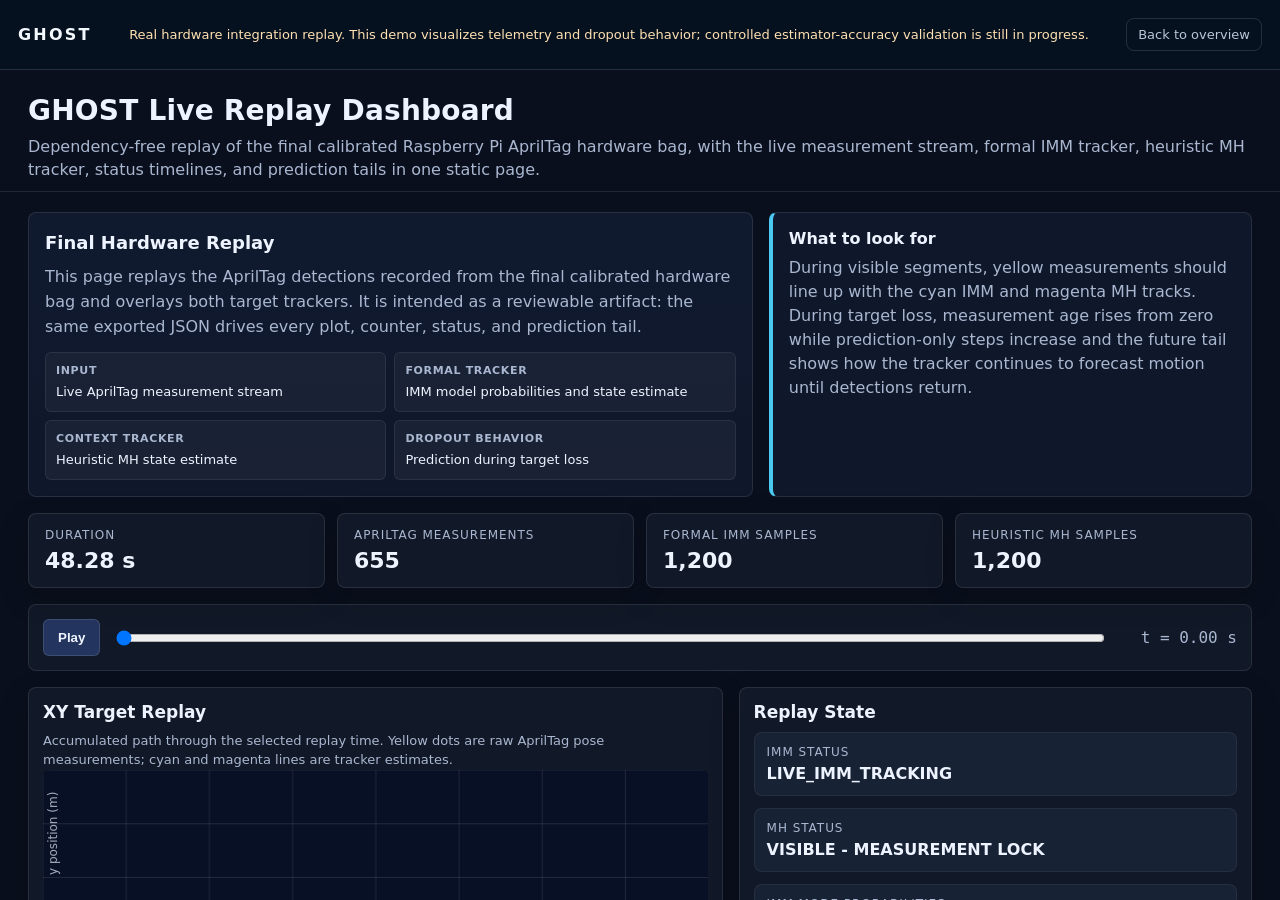
<file: ghost_sim_ros2/docs/demo.html>
<!doctype html>
<html lang="en">
<head>
  <meta charset="utf-8">
  <meta name="viewport" content="width=device-width, initial-scale=1">
  <meta name="theme-color" content="#07111f">
  <title>GHOST Hardware Replay</title>
  <style>
    :root {
      --bar-height: 70px;
      --bg: #07111f;
      --text: #f4f8ff;
      --muted: #b8c5d8;
      --line: rgba(255,255,255,.13);
      --orange: #ffb454;
    }
    * { box-sizing: border-box; }
    body {
      margin: 0;
      background: var(--bg);
      color: var(--text);
      font-family: Inter, ui-sans-serif, system-ui, -apple-system, BlinkMacSystemFont, "Segoe UI", sans-serif;
      overflow: hidden;
    }
    .bar {
      height: var(--bar-height);
      display: grid;
      grid-template-columns: auto 1fr auto;
      align-items: center;
      gap: 18px;
      padding: 10px 18px;
      border-bottom: 1px solid var(--line);
      background: rgba(7,17,31,.97);
    }
    .brand {
      font-weight: 900;
      letter-spacing: .14em;
      text-decoration: none;
      color: var(--text);
    }
    .notice {
      color: #ffe0b2;
      font-size: 13px;
      line-height: 1.35;
      text-align: center;
    }
    .back {
      padding: 8px 11px;
      border: 1px solid var(--line);
      border-radius: 8px;
      color: var(--muted);
      text-decoration: none;
      font-size: 13px;
    }
    iframe {
      width: 100%;
      height: calc(100vh - var(--bar-height));
      border: 0;
      background: #0a0f1d;
      display: block;
    }
    @media (max-width: 760px) {
      :root { --bar-height: 104px; }
      .bar {
        grid-template-columns: auto auto;
        align-content: center;
      }
      .notice {
        grid-column: 1 / -1;
        grid-row: 2;
        text-align: left;
      }
      .back { justify-self: end; }
    }
  </style>
</head>
<body>
  <header class="bar">
    <a class="brand" href="index.html">GHOST</a>
    <div class="notice">
      Real hardware integration replay. This demo visualizes telemetry and dropout behavior; controlled estimator-accuracy validation is still in progress.
    </div>
    <a class="back" href="index.html">Back to overview</a>
  </header>
  <iframe
    title="GHOST live hardware replay dashboard"
    src="GHOST_LIVE_REPLAY_DASHBOARD.html"
    loading="eager"
    referrerpolicy="no-referrer">
  </iframe>
</body>
</html>
</file>
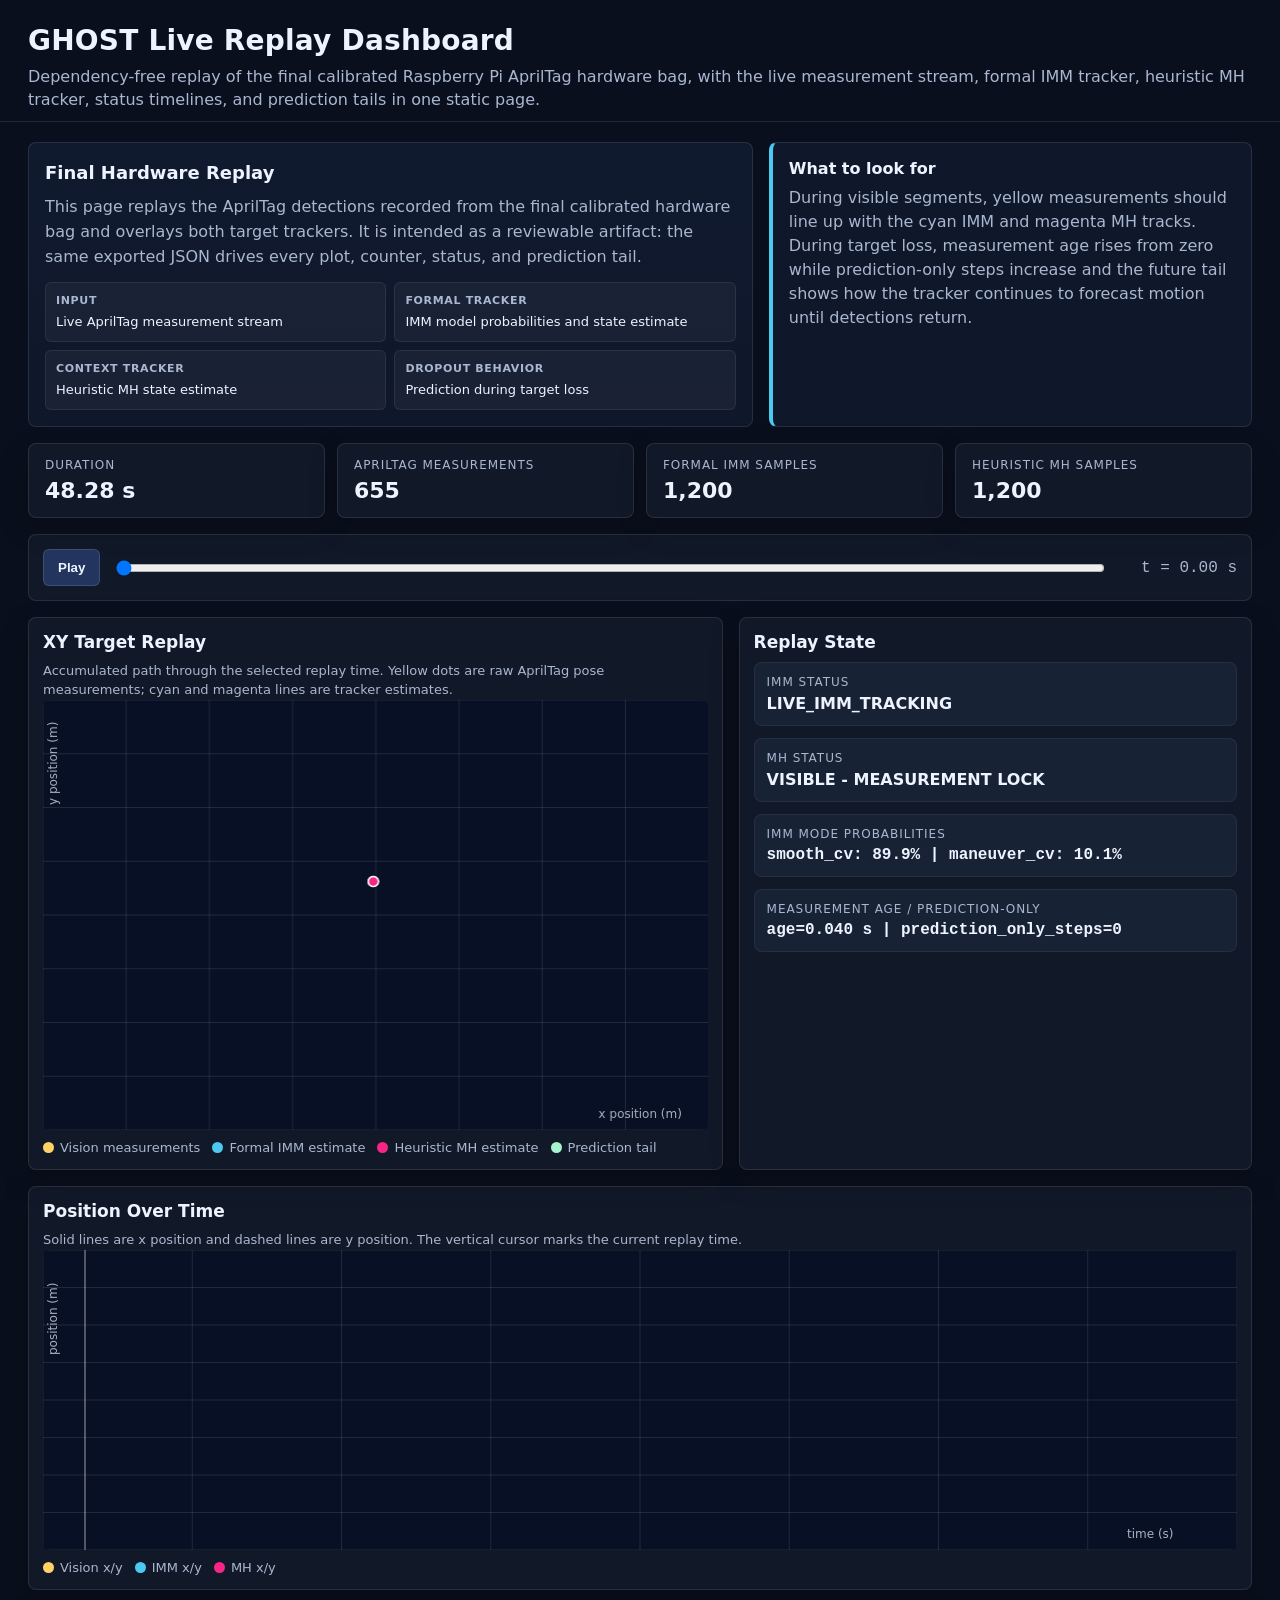
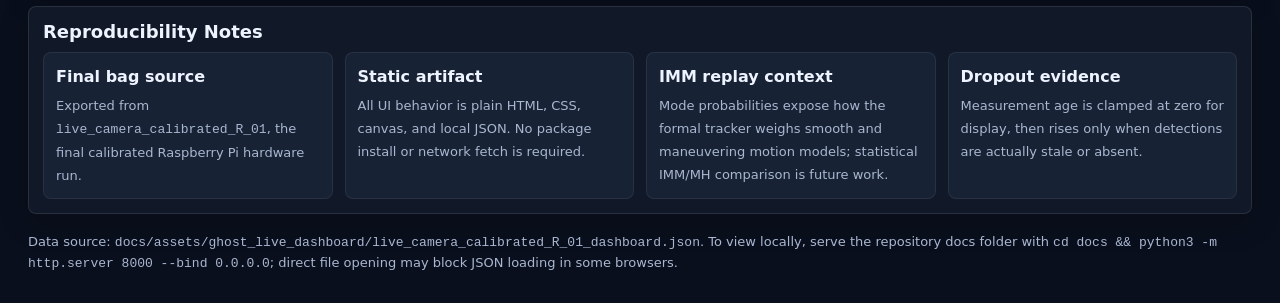
<file: ghost_sim_ros2/docs/GHOST_LIVE_REPLAY_DASHBOARD.html>
<!doctype html>
<html lang="en">
<head>
  <meta charset="utf-8">
  <title>GHOST Live Replay Dashboard</title>
  <meta name="viewport" content="width=device-width, initial-scale=1">
  <style>
    :root {
      --bg: #0a0f1d;
      --panel: #111827;
      --panel2: #182235;
      --panel3: #0f172a;
      --text: #eef4ff;
      --muted: #a9b7d0;
      --grid: rgba(255,255,255,0.12);
      --line: rgba(255,255,255,0.10);
      --vision: #ffd166;
      --imm: #4cc9f0;
      --mh: #f72585;
      --future: #a7f3d0;
      --warn: #ffb703;
      --bad: #fb7185;
      --ok: #22c55e;
    }
    body {
      margin: 0;
      background: var(--bg);
      color: var(--text);
      font-family: system-ui, -apple-system, Segoe UI, Roboto, Ubuntu, Cantarell, Arial, sans-serif;
    }
    header {
      padding: 24px 28px 10px;
      border-bottom: 1px solid var(--line);
    }
    h1 {
      margin: 0;
      font-size: 28px;
      letter-spacing: 0.2px;
    }
    .subtitle {
      margin-top: 8px;
      color: var(--muted);
      line-height: 1.45;
    }
    main {
      padding: 20px 28px 32px;
      max-width: 1360px;
      margin: 0 auto;
    }
    .cards {
      display: grid;
      grid-template-columns: repeat(4, minmax(0, 1fr));
      gap: 12px;
      margin-bottom: 16px;
    }
    .card {
      background: var(--panel);
      border: 1px solid var(--line);
      border-radius: 8px;
      padding: 14px 16px;
      box-shadow: 0 10px 30px rgba(0,0,0,0.18);
    }
    .label {
      color: var(--muted);
      font-size: 12px;
      text-transform: uppercase;
      letter-spacing: 0.08em;
      margin-bottom: 6px;
    }
    .value {
      font-size: 22px;
      font-weight: 750;
      font-variant-numeric: tabular-nums;
    }
    .grid {
      display: grid;
      grid-template-columns: 1.15fr 0.85fr;
      gap: 16px;
    }
    .panel {
      background: var(--panel);
      border: 1px solid var(--line);
      border-radius: 8px;
      padding: 14px;
      box-shadow: 0 10px 30px rgba(0,0,0,0.18);
    }
    .panel h2 {
      margin: 0 0 10px;
      font-size: 17px;
    }
    canvas {
      width: 100%;
      height: 430px;
      background: #081026;
      border-radius: 6px;
      display: block;
    }
    #timeCanvas {
      height: 300px;
    }
    .controls {
      display: grid;
      grid-template-columns: auto 1fr auto;
      gap: 14px;
      align-items: center;
      margin: 16px 0;
      background: var(--panel);
      border: 1px solid var(--line);
      border-radius: 8px;
      padding: 14px;
    }
    button {
      background: #23345e;
      color: var(--text);
      border: 1px solid rgba(255,255,255,0.12);
      border-radius: 6px;
      padding: 10px 14px;
      cursor: pointer;
      font-weight: 700;
    }
    button:hover {
      background: #2d4378;
    }
    input[type=range] {
      width: 100%;
    }
    .timeText {
      color: var(--muted);
      font-variant-numeric: tabular-nums;
      min-width: 120px;
      text-align: right;
    }
    .legend {
      display: flex;
      flex-wrap: wrap;
      gap: 12px;
      color: var(--muted);
      font-size: 13px;
      margin-top: 10px;
    }
    .swatch {
      display: inline-block;
      width: 11px;
      height: 11px;
      border-radius: 50%;
      margin-right: 6px;
      vertical-align: -1px;
    }
    .statusBox {
      display: grid;
      gap: 12px;
    }
    .statusLine {
      background: var(--panel2);
      border-radius: 8px;
      padding: 12px;
      border: 1px solid rgba(255,255,255,0.06);
    }
    .statusTitle {
      color: var(--muted);
      font-size: 12px;
      text-transform: uppercase;
      letter-spacing: 0.08em;
      margin-bottom: 5px;
    }
    .statusValue {
      font-size: 16px;
      font-weight: 700;
      word-break: break-word;
    }
    .mono {
      font-family: ui-monospace, SFMono-Regular, Menlo, Consolas, monospace;
    }
    .footer {
      color: var(--muted);
      font-size: 13px;
      margin-top: 18px;
      line-height: 1.5;
    }

    .overview {
      display: grid;
      grid-template-columns: 1.2fr 0.8fr;
      gap: 16px;
      margin-bottom: 16px;
    }
    .lede {
      background: linear-gradient(180deg, #101a2f 0%, #0f172a 100%);
      border: 1px solid var(--line);
      border-radius: 8px;
      padding: 16px;
      line-height: 1.55;
    }
    .lede h2, .explain h2 {
      margin: 0 0 8px;
      font-size: 18px;
    }
    .lede p, .explain p {
      margin: 0;
      color: var(--muted);
    }
    .evidenceList {
      display: grid;
      grid-template-columns: repeat(2, minmax(0, 1fr));
      gap: 8px;
      margin-top: 12px;
    }
    .evidenceItem {
      background: rgba(255,255,255,0.045);
      border: 1px solid rgba(255,255,255,0.075);
      border-radius: 6px;
      padding: 9px 10px;
      font-size: 13px;
      color: var(--text);
    }
    .evidenceItem strong {
      display: block;
      color: var(--muted);
      font-size: 11px;
      letter-spacing: 0.06em;
      text-transform: uppercase;
      margin-bottom: 3px;
    }
    .callout {
      background: var(--panel3);
      border: 1px solid var(--line);
      border-left: 4px solid var(--imm);
      border-radius: 8px;
      padding: 14px 16px;
      color: var(--muted);
      line-height: 1.5;
    }
    .callout strong {
      display: block;
      color: var(--text);
      margin-bottom: 5px;
    }
    .explain {
      margin-top: 16px;
    }
    .explainGrid {
      display: grid;
      grid-template-columns: repeat(4, minmax(0, 1fr));
      gap: 12px;
      margin-top: 10px;
    }
    .explainItem {
      background: var(--panel2);
      border: 1px solid rgba(255,255,255,0.065);
      border-radius: 8px;
      padding: 12px;
      line-height: 1.45;
    }
    .explainItem strong {
      display: block;
      margin-bottom: 5px;
      color: var(--text);
    }
    .explainItem span {
      color: var(--muted);
      font-size: 13px;
    }
    .hint {
      color: var(--muted);
      font-size: 13px;
      line-height: 1.45;
      margin-top: 8px;
    }
    @media (max-width: 980px) {
      .cards { grid-template-columns: repeat(2, minmax(0, 1fr)); }
      .grid, .overview, .explainGrid { grid-template-columns: 1fr; }
    }
    @media (max-width: 640px) {
      main, header { padding-left: 16px; padding-right: 16px; }
      .cards, .evidenceList { grid-template-columns: 1fr; }
      .controls { grid-template-columns: 1fr; }
      .timeText { text-align: left; }
    }
  </style>
</head>
<body>
<header>
  <h1>GHOST Live Replay Dashboard</h1>
  <div class="subtitle">
    Dependency-free replay of the final calibrated Raspberry Pi AprilTag hardware bag, with the live measurement stream, formal IMM tracker, heuristic MH tracker, status timelines, and prediction tails in one static page.
  </div>
</header>

<main>
  <section class="overview">
    <div class="lede">
      <h2>Final Hardware Replay</h2>
      <p>This page replays the AprilTag detections recorded from the final calibrated hardware bag and overlays both target trackers. It is intended as a reviewable artifact: the same exported JSON drives every plot, counter, status, and prediction tail.</p>
      <div class="evidenceList">
        <div class="evidenceItem"><strong>Input</strong>Live AprilTag measurement stream</div>
        <div class="evidenceItem"><strong>Formal tracker</strong>IMM model probabilities and state estimate</div>
        <div class="evidenceItem"><strong>Context tracker</strong>Heuristic MH state estimate</div>
        <div class="evidenceItem"><strong>Dropout behavior</strong>Prediction during target loss</div>
      </div>
    </div>
    <div class="callout">
      <strong>What to look for</strong>
      During visible segments, yellow measurements should line up with the cyan IMM and magenta MH tracks. During target loss, measurement age rises from zero while prediction-only steps increase and the future tail shows how the tracker continues to forecast motion until detections return.
    </div>
  </section>

  <section class="cards">
    <div class="card"><div class="label">Duration</div><div class="value" id="duration">--</div></div>
    <div class="card"><div class="label">AprilTag measurements</div><div class="value" id="visionCount">--</div></div>
    <div class="card"><div class="label">Formal IMM samples</div><div class="value" id="immCount">--</div></div>
    <div class="card"><div class="label">Heuristic MH samples</div><div class="value" id="mhCount">--</div></div>
  </section>

  <section class="controls">
    <button id="playBtn">Play</button>
    <input id="slider" type="range" min="0" max="1000" value="0">
    <div class="timeText mono" id="timeText">t = 0.00 s</div>
  </section>

  <section class="grid">
    <div class="panel">
      <h2>XY Target Replay</h2>
      <div class="hint">Accumulated path through the selected replay time. Yellow dots are raw AprilTag pose measurements; cyan and magenta lines are tracker estimates.</div>
      <canvas id="xyCanvas"></canvas>
      <div class="legend">
        <span><span class="swatch" style="background:var(--vision)"></span>Vision measurements</span>
        <span><span class="swatch" style="background:var(--imm)"></span>Formal IMM estimate</span>
        <span><span class="swatch" style="background:var(--mh)"></span>Heuristic MH estimate</span>
        <span><span class="swatch" style="background:var(--future)"></span>Prediction tail</span>
      </div>
    </div>

    <div class="panel">
      <h2>Replay State</h2>
      <div class="statusBox">
        <div class="statusLine">
          <div class="statusTitle">IMM status</div>
          <div class="statusValue" id="immStatus">--</div>
        </div>
        <div class="statusLine">
          <div class="statusTitle">MH status</div>
          <div class="statusValue" id="mhStatus">--</div>
        </div>
        <div class="statusLine">
          <div class="statusTitle">IMM mode probabilities</div>
          <div class="statusValue mono" id="modeProbs">--</div>
        </div>
        <div class="statusLine">
          <div class="statusTitle">Measurement age / prediction-only</div>
          <div class="statusValue mono" id="ageBox">--</div>
        </div>
      </div>
    </div>
  </section>

  <section class="panel" style="margin-top:16px;">
    <h2>Position Over Time</h2>
    <div class="hint">Solid lines are x position and dashed lines are y position. The vertical cursor marks the current replay time.</div>
    <canvas id="timeCanvas"></canvas>
    <div class="legend">
      <span><span class="swatch" style="background:var(--vision)"></span>Vision x/y</span>
      <span><span class="swatch" style="background:var(--imm)"></span>IMM x/y</span>
      <span><span class="swatch" style="background:var(--mh)"></span>MH x/y</span>
    </div>
  </section>

  <section class="panel explain">
    <h2>Reproducibility Notes</h2>
    <div class="explainGrid">
      <div class="explainItem"><strong>Final bag source</strong><span>Exported from <span class="mono">live_camera_calibrated_R_01</span>, the final calibrated Raspberry Pi hardware run.</span></div>
      <div class="explainItem"><strong>Static artifact</strong><span>All UI behavior is plain HTML, CSS, canvas, and local JSON. No package install or network fetch is required.</span></div>
      <div class="explainItem"><strong>IMM replay context</strong><span>Mode probabilities expose how the formal tracker weighs smooth and maneuvering motion models; statistical IMM/MH comparison is future work.</span></div>
      <div class="explainItem"><strong>Dropout evidence</strong><span>Measurement age is clamped at zero for display, then rises only when detections are actually stale or absent.</span></div>
    </div>
  </section>

  <div class="footer">
    Data source: <span class="mono">docs/assets/ghost_live_dashboard/live_camera_calibrated_R_01_dashboard.json</span>.
    To view locally, serve the repository docs folder with <span class="mono">cd docs && python3 -m http.server 8000 --bind 0.0.0.0</span>; direct file opening may block JSON loading in some browsers.
  </div>
</main>

<script>
const DATA_URL = "assets/ghost_live_dashboard/live_camera_calibrated_R_01_dashboard.json";
let data = null;
let currentT = 0;
let playing = false;
let lastFrame = null;

const xyCanvas = document.getElementById("xyCanvas");
const timeCanvas = document.getElementById("timeCanvas");
const slider = document.getElementById("slider");
const playBtn = document.getElementById("playBtn");

function resizeCanvas(canvas) {
  const rect = canvas.getBoundingClientRect();
  const dpr = window.devicePixelRatio || 1;
  canvas.width = Math.max(1, Math.floor(rect.width * dpr));
  canvas.height = Math.max(1, Math.floor(rect.height * dpr));
  const ctx = canvas.getContext("2d");
  ctx.setTransform(dpr, 0, 0, dpr, 0, 0);
  return ctx;
}

function nearest(arr, t) {
  if (!arr || arr.length === 0) return null;
  let lo = 0, hi = arr.length - 1;
  while (lo < hi) {
    const mid = Math.floor((lo + hi) / 2);
    if (arr[mid].t < t) lo = mid + 1; else hi = mid;
  }
  if (lo > 0 && Math.abs(arr[lo-1].t - t) < Math.abs(arr[lo].t - t)) return arr[lo-1];
  return arr[lo];
}

function upto(arr, t) {
  if (!arr) return [];
  let i = 0;
  while (i < arr.length && arr[i].t <= t) i++;
  return arr.slice(0, i);
}

function boundsXY() {
  const pts = [].concat(data.vision, data.imm, data.mh);
  let xs = pts.map(p => p.x), ys = pts.map(p => p.y);
  let minX = Math.min(...xs), maxX = Math.max(...xs);
  let minY = Math.min(...ys), maxY = Math.max(...ys);
  const padX = Math.max(0.02, (maxX - minX) * 0.15);
  const padY = Math.max(0.02, (maxY - minY) * 0.15);
  return {minX:minX-padX, maxX:maxX+padX, minY:minY-padY, maxY:maxY+padY};
}

function makeXYMapper(canvas, b) {
  const rect = canvas.getBoundingClientRect();
  const w = rect.width, h = rect.height;
  const pad = 46;
  const sx = (w - 2*pad) / (b.maxX - b.minX);
  const sy = (h - 2*pad) / (b.maxY - b.minY);
  const s = Math.min(sx, sy);
  const x0 = (w - s*(b.maxX-b.minX)) / 2;
  const y0 = (h - s*(b.maxY-b.minY)) / 2;
  return {
    x: p => x0 + (p.x - b.minX) * s,
    y: p => y0 + (b.maxY - p.y) * s,
    w, h
  };
}

function drawGrid(ctx, canvas, titleX, titleY) {
  const rect = canvas.getBoundingClientRect();
  ctx.clearRect(0, 0, rect.width, rect.height);
  ctx.fillStyle = "#081026";
  ctx.fillRect(0, 0, rect.width, rect.height);
  ctx.strokeStyle = "rgba(255,255,255,0.10)";
  ctx.lineWidth = 1;
  for (let i=0; i<=8; i++) {
    const x = i * rect.width / 8;
    const y = i * rect.height / 8;
    ctx.beginPath(); ctx.moveTo(x, 0); ctx.lineTo(x, rect.height); ctx.stroke();
    ctx.beginPath(); ctx.moveTo(0, y); ctx.lineTo(rect.width, y); ctx.stroke();
  }
  ctx.fillStyle = "rgba(233,238,252,0.72)";
  ctx.font = "12px system-ui";
  ctx.fillText(titleX, rect.width - 110, rect.height - 12);
  ctx.save();
  ctx.translate(14, 105);
  ctx.rotate(-Math.PI/2);
  ctx.fillText(titleY, 0, 0);
  ctx.restore();
}

function drawLine(ctx, pts, map, color, width, dashed=false) {
  if (!pts || pts.length < 2) return;
  ctx.save();
  ctx.strokeStyle = color;
  ctx.lineWidth = width;
  ctx.globalAlpha = 0.95;
  if (dashed) ctx.setLineDash([6, 5]);
  ctx.beginPath();
  ctx.moveTo(map.x(pts[0]), map.y(pts[0]));
  for (const p of pts.slice(1)) ctx.lineTo(map.x(p), map.y(p));
  ctx.stroke();
  ctx.restore();
}

function drawDots(ctx, pts, map, color, r) {
  ctx.fillStyle = color;
  ctx.globalAlpha = 0.85;
  for (const p of pts) {
    ctx.beginPath();
    ctx.arc(map.x(p), map.y(p), r, 0, Math.PI*2);
    ctx.fill();
  }
  ctx.globalAlpha = 1;
}

function drawMarker(ctx, p, map, color, r) {
  if (!p) return;
  ctx.fillStyle = color;
  ctx.strokeStyle = "#ffffff";
  ctx.lineWidth = 1.5;
  ctx.beginPath();
  ctx.arc(map.x(p), map.y(p), r, 0, Math.PI*2);
  ctx.fill();
  ctx.stroke();
}

function drawXY() {
  const ctx = resizeCanvas(xyCanvas);
  drawGrid(ctx, xyCanvas, "x position (m)", "y position (m)");

  const b = boundsXY();
  const map = makeXYMapper(xyCanvas, b);

  const visionPts = upto(data.vision, currentT);
  const immPts = upto(data.imm, currentT);
  const mhPts = upto(data.mh, currentT);

  drawDots(ctx, visionPts, map, getComputedStyle(document.documentElement).getPropertyValue("--vision"), 2.0);
  drawLine(ctx, immPts, map, getComputedStyle(document.documentElement).getPropertyValue("--imm"), 2.0, false);
  drawLine(ctx, mhPts, map, getComputedStyle(document.documentElement).getPropertyValue("--mh"), 1.8, true);

  const immFuture = nearest(data.imm_futures, currentT);
  if (immFuture && immFuture.hypotheses && immFuture.hypotheses.length) {
    for (const h of immFuture.hypotheses.slice(0, 2)) {
      const path = h.path.map(p => ({x:p.x, y:p.y}));
      drawLine(ctx, path, map, getComputedStyle(document.documentElement).getPropertyValue("--future"), 1.4, true);
    }
  }

  drawMarker(ctx, nearest(data.vision, currentT), map, getComputedStyle(document.documentElement).getPropertyValue("--vision"), 4);
  drawMarker(ctx, nearest(data.imm, currentT), map, getComputedStyle(document.documentElement).getPropertyValue("--imm"), 5);
  drawMarker(ctx, nearest(data.mh, currentT), map, getComputedStyle(document.documentElement).getPropertyValue("--mh"), 5);
}

function timeBounds() {
  const pts = [].concat(data.vision, data.imm, data.mh);
  let vals = [];
  for (const p of pts) { vals.push(p.x); vals.push(p.y); }
  let minV = Math.min(...vals), maxV = Math.max(...vals);
  const pad = Math.max(0.02, (maxV - minV) * 0.12);
  return {minV:minV-pad, maxV:maxV+pad, maxT:data.meta.duration_s};
}

function drawTimeSeries(ctx, arr, key, map, color, dashed=false) {
  const pts = arr.filter(p => p.t <= currentT).map(p => ({t:p.t, v:p[key]}));
  if (pts.length < 2) return;
  ctx.save();
  ctx.strokeStyle = color;
  ctx.lineWidth = 1.5;
  if (dashed) ctx.setLineDash([5,5]);
  ctx.beginPath();
  ctx.moveTo(map.x(pts[0].t), map.y(pts[0].v));
  for (const p of pts.slice(1)) ctx.lineTo(map.x(p.t), map.y(p.v));
  ctx.stroke();
  ctx.restore();
}

function drawTime() {
  const ctx = resizeCanvas(timeCanvas);
  drawGrid(ctx, timeCanvas, "time (s)", "position (m)");

  const rect = timeCanvas.getBoundingClientRect();
  const pad = 42;
  const b = timeBounds();
  const map = {
    x: t => pad + (t / b.maxT) * (rect.width - 2*pad),
    y: v => pad + ((b.maxV - v) / (b.maxV - b.minV)) * (rect.height - 2*pad)
  };

  const visionColor = getComputedStyle(document.documentElement).getPropertyValue("--vision");
  const immColor = getComputedStyle(document.documentElement).getPropertyValue("--imm");
  const mhColor = getComputedStyle(document.documentElement).getPropertyValue("--mh");

  drawTimeSeries(ctx, data.vision, "x", map, visionColor, false);
  drawTimeSeries(ctx, data.vision, "y", map, visionColor, true);
  drawTimeSeries(ctx, data.imm, "x", map, immColor, false);
  drawTimeSeries(ctx, data.imm, "y", map, immColor, true);
  drawTimeSeries(ctx, data.mh, "x", map, mhColor, false);
  drawTimeSeries(ctx, data.mh, "y", map, mhColor, true);

  ctx.strokeStyle = "rgba(255,255,255,0.6)";
  ctx.lineWidth = 1;
  const x = map.x(currentT);
  ctx.beginPath();
  ctx.moveTo(x, 0);
  ctx.lineTo(x, rect.height);
  ctx.stroke();
}

function fmtProb(obj) {
  if (!obj || Object.keys(obj).length === 0) return "--";
  return Object.entries(obj).map(([k,v]) => k + ": " + (100*v).toFixed(1) + "%").join(" | ");
}

function nonnegativeNumber(value) {
  const n = Number(value);
  return Number.isFinite(n) ? Math.max(0, n) : null;
}

function fmtNonnegativeSeconds(value) {
  const n = nonnegativeNumber(value);
  return n == null ? "--" : n.toFixed(3) + " s";
}

function fmtNonnegativeInteger(value) {
  const n = nonnegativeNumber(value);
  return n == null ? "--" : String(Math.round(n));
}

function updateStatus() {
  const immS = nearest(data.imm_status, currentT);
  const mhS = nearest(data.mh_status, currentT);
  const immF = nearest(data.imm_futures, currentT);

  document.getElementById("immStatus").textContent = immS ? immS.status : "--";
  document.getElementById("mhStatus").textContent = mhS ? mhS.status : "--";
  document.getElementById("modeProbs").textContent = immF ? fmtProb(immF.mode_probabilities) : "--";

  if (immF) {
    const age = fmtNonnegativeSeconds(immF.measurement_age_s);
    const steps = fmtNonnegativeInteger(immF.prediction_only_steps);
    document.getElementById("ageBox").textContent = "age=" + age + " | prediction_only_steps=" + steps;
  } else {
    document.getElementById("ageBox").textContent = "--";
  }
}

function render() {
  document.getElementById("timeText").textContent = "t = " + currentT.toFixed(2) + " s";
  slider.value = Math.round((currentT / data.meta.duration_s) * 1000);
  drawXY();
  drawTime();
  updateStatus();
}

function tick(ts) {
  if (!playing) return;
  if (lastFrame == null) lastFrame = ts;
  const dt = (ts - lastFrame) / 1000;
  lastFrame = ts;
  currentT += dt * 3.0;
  if (currentT >= data.meta.duration_s) {
    currentT = data.meta.duration_s;
    playing = false;
    playBtn.textContent = "Play";
  }
  render();
  requestAnimationFrame(tick);
}

playBtn.addEventListener("click", () => {
  playing = !playing;
  playBtn.textContent = playing ? "Pause" : "Play";
  lastFrame = null;
  if (playing) {
    if (currentT >= data.meta.duration_s) currentT = 0;
    requestAnimationFrame(tick);
  }
});

slider.addEventListener("input", () => {
  currentT = (Number(slider.value) / 1000) * data.meta.duration_s;
  render();
});

window.addEventListener("resize", () => {
  if (data) render();
});

fetch(DATA_URL)
  .then(r => {
    if (!r.ok) throw new Error("Failed to load " + DATA_URL);
    return r.json();
  })
  .then(d => {
    data = d;
    document.getElementById("duration").textContent = data.meta.duration_s.toFixed(2) + " s";
    document.getElementById("visionCount").textContent = data.vision.length.toLocaleString();
    document.getElementById("immCount").textContent = data.imm.length.toLocaleString();
    document.getElementById("mhCount").textContent = data.mh.length.toLocaleString();
    currentT = 0;
    render();
  })
  .catch(err => {
    document.body.innerHTML = "<main><h1>Dashboard load error</h1><p>" + err.message + "</p><p>Serve docs locally with: <code>cd docs && python3 -m http.server 8000</code></p></main>";
  });
</script>
</body>
</html>
</file>
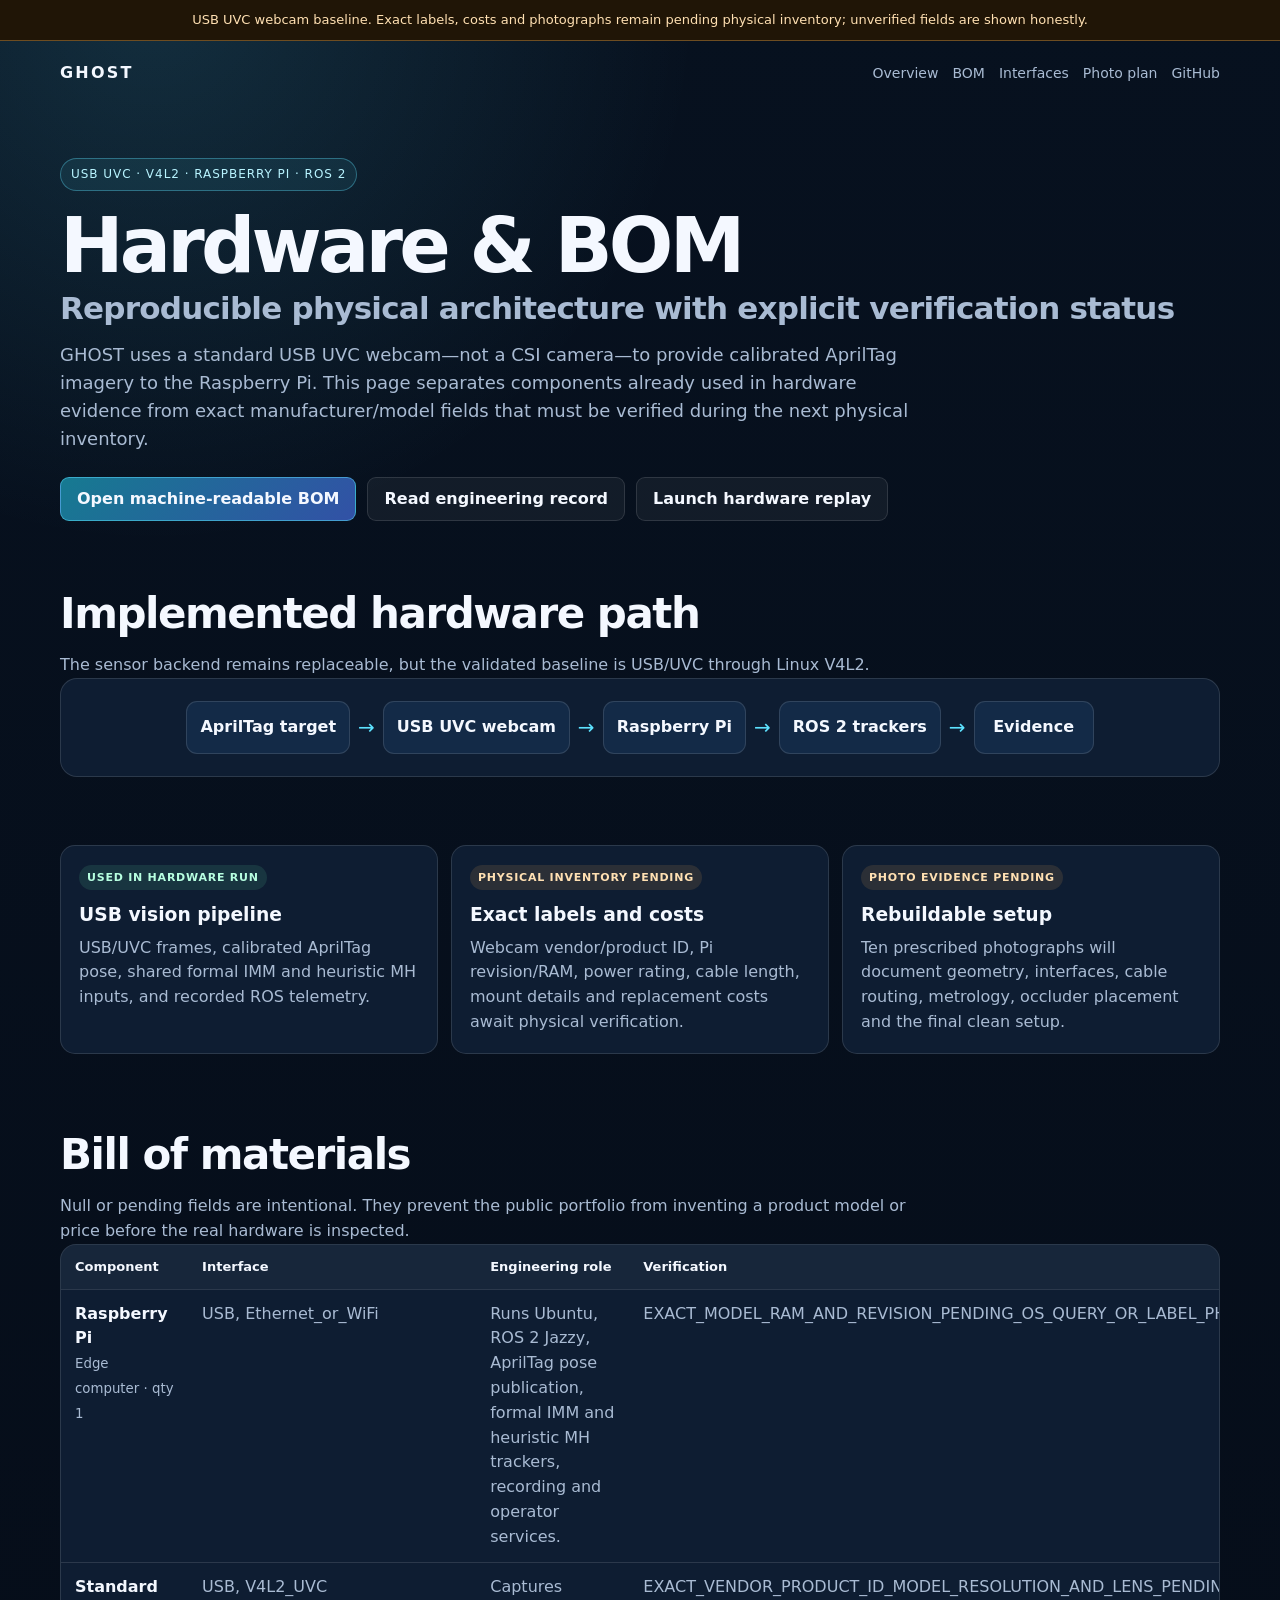
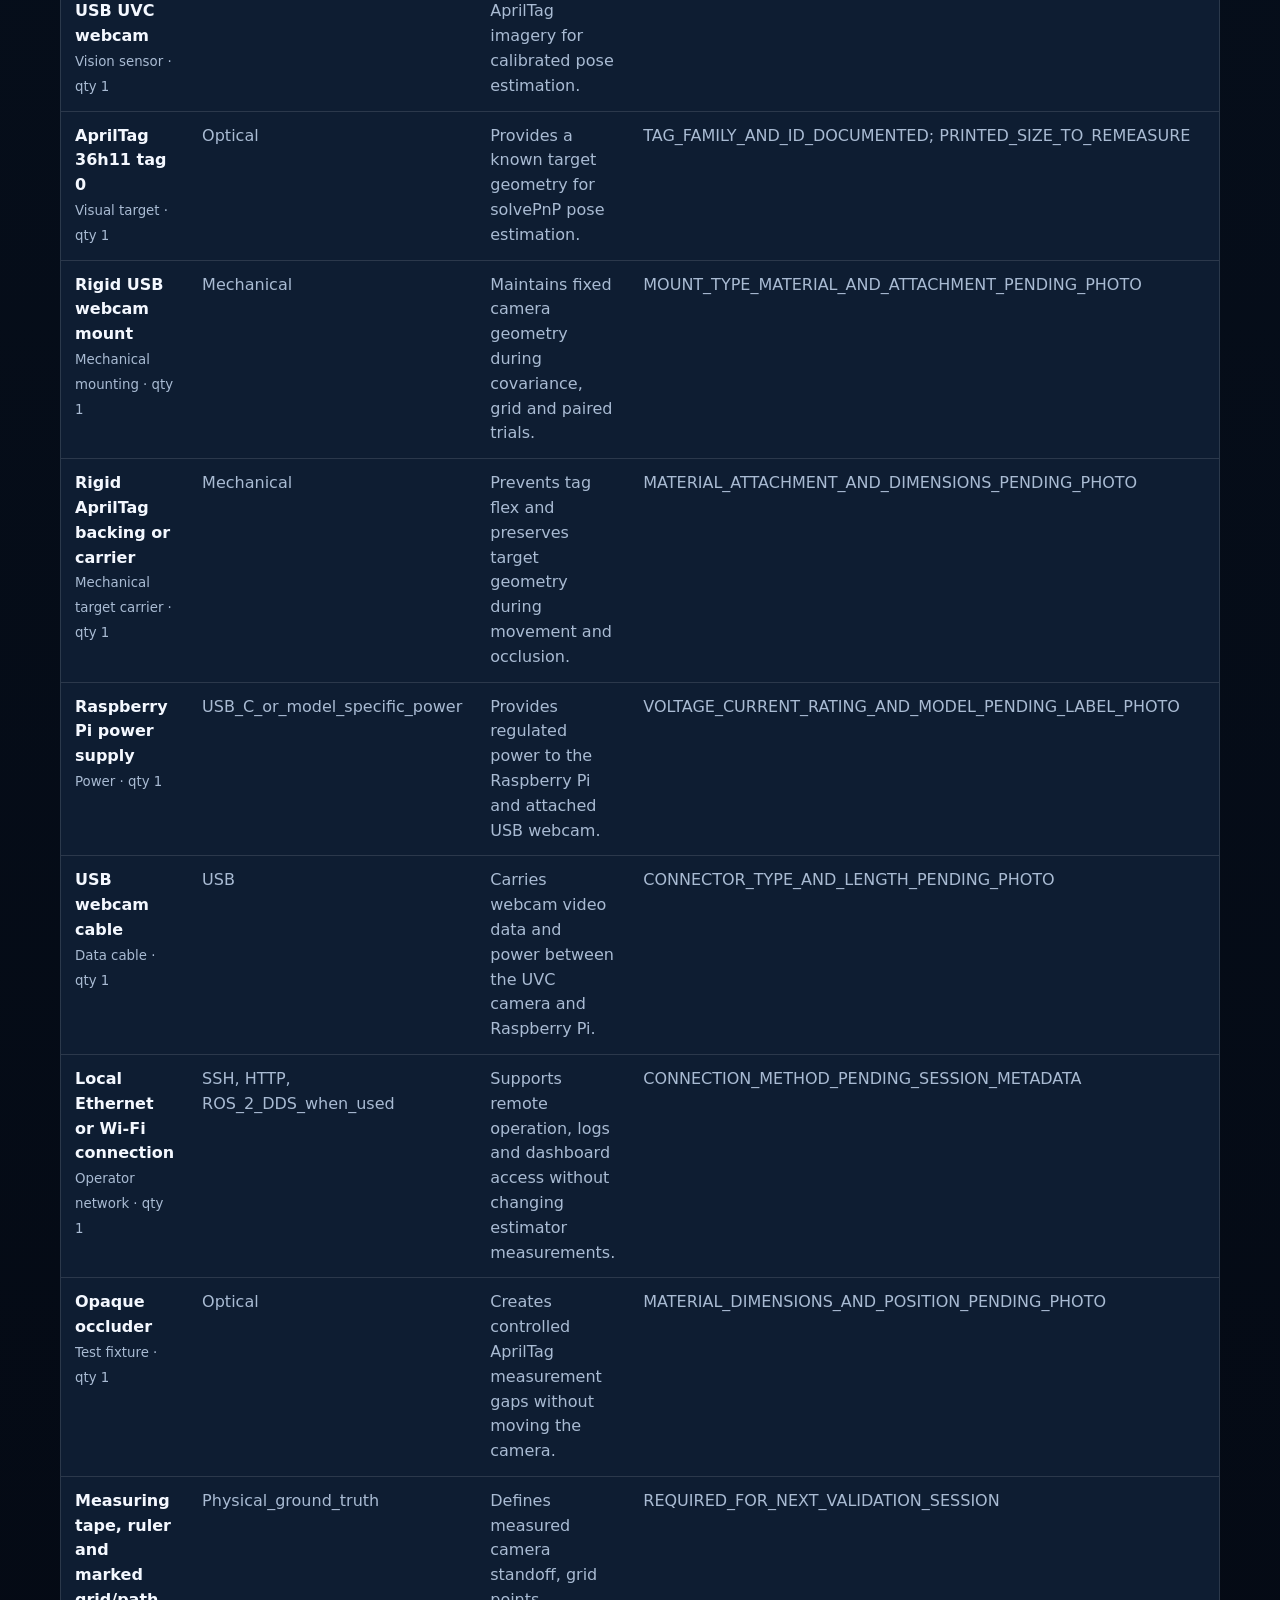
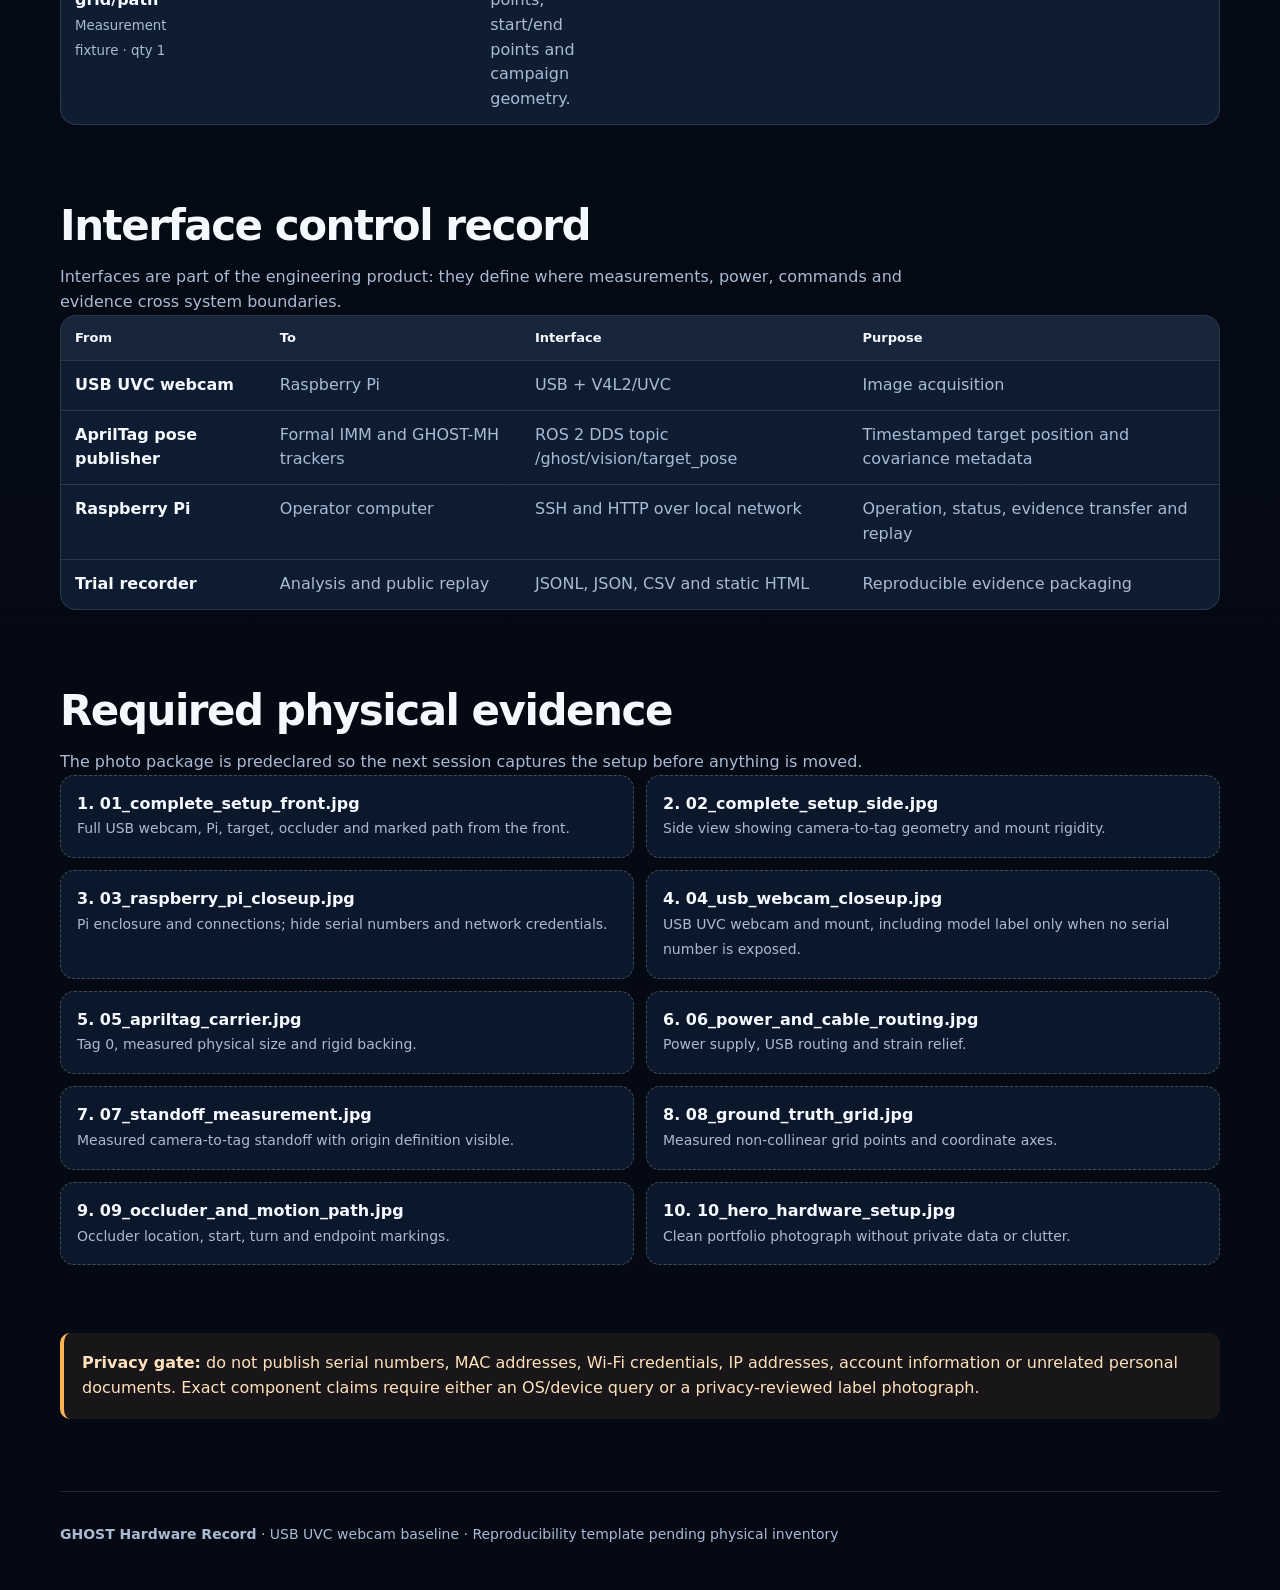
<file: ghost_sim_ros2/docs/hardware.html>
<!doctype html>
<html lang="en">
<head>
  <meta charset="utf-8">
  <meta name="viewport" content="width=device-width, initial-scale=1">
  <meta name="description" content="GHOST hardware architecture, USB UVC webcam interface record, reproducible bill of materials and photo evidence checklist.">
  <meta name="theme-color" content="#07111f">
  <title>GHOST — Hardware & BOM</title>
  <style>
    :root {
      --bg:#07111f; --bg2:#040913; --panel:#102036; --panel2:#132a47;
      --text:#f4f8ff; --muted:#a9bbd3; --line:rgba(255,255,255,.12);
      --cyan:#5de2ff; --green:#62e6a7; --yellow:#ffd166; --orange:#ffb454;
    }
    *{box-sizing:border-box} html{scroll-behavior:smooth}
    body{margin:0;color:var(--text);font-family:Inter,ui-sans-serif,system-ui,-apple-system,"Segoe UI",sans-serif;line-height:1.55;background:radial-gradient(circle at 12% 0%,rgba(93,226,255,.14),transparent 34rem),linear-gradient(180deg,var(--bg),var(--bg2) 80%)}
    a{color:inherit}.shell{width:min(1160px,calc(100% - 34px));margin:auto}
    .banner{padding:10px 18px;text-align:center;color:#ffe0b2;background:#201506;border-bottom:1px solid rgba(255,180,84,.35);font-size:13px}
    nav{display:flex;justify-content:space-between;align-items:center;gap:18px;padding:20px 0}.brand{font-weight:900;letter-spacing:.14em}.nav{display:flex;gap:14px;flex-wrap:wrap;color:var(--muted);font-size:14px}.nav a{text-decoration:none}
    header{padding:52px 0 26px}.eyebrow{display:inline-block;border:1px solid rgba(93,226,255,.35);background:rgba(93,226,255,.08);border-radius:999px;padding:6px 10px;color:#b8f4ff;font-size:12px;letter-spacing:.08em;text-transform:uppercase}
    h1{font-size:clamp(42px,7vw,76px);line-height:.98;letter-spacing:-.05em;margin:18px 0 14px}h1 span{display:block;font-size:clamp(21px,3vw,31px);color:var(--muted);letter-spacing:-.025em;margin-top:10px}
    .lede{max-width:850px;color:var(--muted);font-size:18px}.buttons{display:flex;gap:11px;flex-wrap:wrap;margin-top:24px}.button{display:inline-flex;align-items:center;min-height:44px;padding:0 16px;border-radius:9px;border:1px solid var(--line);text-decoration:none;font-weight:800;background:rgba(255,255,255,.05)}.button.primary{background:linear-gradient(135deg,#167a91,#3251a6);border-color:rgba(93,226,255,.5)}
    section{padding:34px 0}.heading h2{font-size:clamp(28px,4vw,42px);letter-spacing:-.035em;margin:0 0 7px}.heading p{color:var(--muted);margin:0;max-width:850px}
    .flow{display:grid;grid-template-columns:repeat(9,auto);gap:8px;align-items:center;justify-content:center;padding:22px;border:1px solid var(--line);border-radius:17px;background:rgba(16,32,54,.9);overflow-x:auto}.node{min-width:120px;padding:13px;border:1px solid var(--line);background:var(--panel2);border-radius:11px;text-align:center;font-weight:800}.arrow{color:var(--cyan);font-size:20px}
    .cards{display:grid;grid-template-columns:repeat(3,1fr);gap:13px}.card{padding:18px;border:1px solid var(--line);border-radius:15px;background:rgba(16,32,54,.9)}.card h3{margin:0 0 7px}.card p{margin:0;color:var(--muted)}.tag{display:inline-block;padding:4px 8px;border-radius:999px;font-size:11px;font-weight:850;letter-spacing:.07em;text-transform:uppercase;margin-bottom:10px}.verified{color:#b7ffe0;background:rgba(98,230,167,.12)}.pending{color:#ffe0b2;background:rgba(255,180,84,.12)}
    .table-wrap{border:1px solid var(--line);border-radius:16px;overflow:auto;background:rgba(16,32,54,.9)}table{border-collapse:collapse;width:100%;min-width:860px}th,td{padding:12px 14px;text-align:left;border-bottom:1px solid var(--line);vertical-align:top}th{font-size:13px;background:rgba(255,255,255,.04)}td{color:var(--muted)}td strong{color:var(--text)}tr:last-child td{border-bottom:0}
    .photos{display:grid;grid-template-columns:repeat(2,1fr);gap:12px}.photo{padding:16px;border:1px dashed rgba(255,255,255,.23);border-radius:14px;background:rgba(16,32,54,.68)}.photo strong{display:block}.photo span{color:var(--muted);font-size:14px}
    .notice{padding:18px;border-left:4px solid var(--orange);background:rgba(255,180,84,.08);border-radius:10px;color:#ffe2bb}
    footer{margin-top:38px;padding:32px 0 44px;border-top:1px solid var(--line);color:var(--muted);font-size:14px}
    @media(max-width:900px){.cards{grid-template-columns:1fr}.photos{grid-template-columns:1fr}.flow{justify-content:flex-start}}@media(max-width:560px){.shell{width:calc(100% - 22px)}nav{align-items:flex-start}.nav{justify-content:flex-end}}
  </style>
</head>
<body>
  <div class="banner">USB UVC webcam baseline. Exact labels, costs and photographs remain pending physical inventory; unverified fields are shown honestly.</div>
  <div class="shell">
    <nav>
      <div class="brand">GHOST</div>
      <div class="nav"><a href="index.html">Overview</a><a href="#bom">BOM</a><a href="#interfaces">Interfaces</a><a href="#photos">Photo plan</a><a href="https://github.com/XpiredRuby/ghost-vins-eskf">GitHub</a></div>
    </nav>
    <header>
      <div class="eyebrow">USB UVC · V4L2 · Raspberry Pi · ROS 2</div>
      <h1>Hardware & BOM<span>Reproducible physical architecture with explicit verification status</span></h1>
      <p class="lede">GHOST uses a standard USB UVC webcam—not a CSI camera—to provide calibrated AprilTag imagery to the Raspberry Pi. This page separates components already used in hardware evidence from exact manufacturer/model fields that must be verified during the next physical inventory.</p>
      <div class="buttons"><a class="button primary" href="hardware_bom.json">Open machine-readable BOM</a><a class="button" href="GHOST_HARDWARE_BOM.md">Read engineering record</a><a class="button" href="demo.html">Launch hardware replay</a></div>
    </header>

    <section>
      <div class="heading"><h2>Implemented hardware path</h2><p>The sensor backend remains replaceable, but the validated baseline is USB/UVC through Linux V4L2.</p></div>
      <div class="flow"><div class="node">AprilTag target</div><div class="arrow">→</div><div class="node">USB UVC webcam</div><div class="arrow">→</div><div class="node">Raspberry Pi</div><div class="arrow">→</div><div class="node">ROS 2 trackers</div><div class="arrow">→</div><div class="node">Evidence</div></div>
    </section>

    <section>
      <div class="cards">
        <article class="card"><span class="tag verified">Used in hardware run</span><h3>USB vision pipeline</h3><p>USB/UVC frames, calibrated AprilTag pose, shared formal IMM and heuristic MH inputs, and recorded ROS telemetry.</p></article>
        <article class="card"><span class="tag pending">Physical inventory pending</span><h3>Exact labels and costs</h3><p>Webcam vendor/product ID, Pi revision/RAM, power rating, cable length, mount details and replacement costs await physical verification.</p></article>
        <article class="card"><span class="tag pending">Photo evidence pending</span><h3>Rebuildable setup</h3><p>Ten prescribed photographs will document geometry, interfaces, cable routing, metrology, occluder placement and the final clean setup.</p></article>
      </div>
    </section>

    <section id="bom">
      <div class="heading"><h2>Bill of materials</h2><p>Null or pending fields are intentional. They prevent the public portfolio from inventing a product model or price before the real hardware is inspected.</p></div>
      <div class="table-wrap"><table><thead><tr><th>Component</th><th>Interface</th><th>Engineering role</th><th>Verification</th><th>Cost</th></tr></thead><tbody id="bom-body"><tr><td colspan="5">Loading hardware_bom.json…</td></tr></tbody></table></div>
    </section>

    <section id="interfaces">
      <div class="heading"><h2>Interface control record</h2><p>Interfaces are part of the engineering product: they define where measurements, power, commands and evidence cross system boundaries.</p></div>
      <div class="table-wrap"><table><thead><tr><th>From</th><th>To</th><th>Interface</th><th>Purpose</th></tr></thead><tbody id="interface-body"><tr><td colspan="4">Loading interfaces…</td></tr></tbody></table></div>
    </section>

    <section id="photos">
      <div class="heading"><h2>Required physical evidence</h2><p>The photo package is predeclared so the next session captures the setup before anything is moved.</p></div>
      <div class="photos" id="photo-grid"><div class="photo">Loading photo checklist…</div></div>
    </section>

    <section>
      <div class="notice"><strong>Privacy gate:</strong> do not publish serial numbers, MAC addresses, Wi-Fi credentials, IP addresses, account information or unrelated personal documents. Exact component claims require either an OS/device query or a privacy-reviewed label photograph.</div>
    </section>

    <footer><strong>GHOST Hardware Record</strong> · USB UVC webcam baseline · Reproducibility template pending physical inventory</footer>
  </div>
  <script>
    const esc = value => String(value ?? 'Pending').replace(/[&<>"']/g, c => ({'&':'&amp;','<':'&lt;','>':'&gt;','"':'&quot;',"'":'&#39;'}[c]));
    fetch('hardware_bom.json').then(r => { if(!r.ok) throw new Error(`HTTP ${r.status}`); return r.json(); }).then(data => {
      document.getElementById('bom-body').innerHTML = data.components.map(c => `<tr><td><strong>${esc(c.item)}</strong><br><small>${esc(c.category)} · qty ${esc(c.quantity)}</small></td><td>${esc((c.interface||[]).join(', '))}</td><td>${esc(c.purpose)}</td><td>${esc(c.verification_status)}</td><td>${c.cost_usd == null ? 'Pending' : '$'+Number(c.cost_usd).toFixed(2)}</td></tr>`).join('');
      document.getElementById('interface-body').innerHTML = data.interfaces.map(i => `<tr><td><strong>${esc(i.from)}</strong></td><td>${esc(i.to)}</td><td>${esc(i.interface)}</td><td>${esc(i.purpose)}</td></tr>`).join('');
      document.getElementById('photo-grid').innerHTML = data.required_photos.map((p,index) => `<div class="photo"><strong>${index+1}. ${esc(p.filename)}</strong><span>${esc(p.description)}</span></div>`).join('');
    }).catch(error => {
      document.getElementById('bom-body').innerHTML = `<tr><td colspan="5">Could not load BOM: ${esc(error.message)}</td></tr>`;
      document.getElementById('interface-body').innerHTML = '<tr><td colspan="4">BOM data unavailable.</td></tr>';
      document.getElementById('photo-grid').innerHTML = '<div class="photo">Photo checklist unavailable.</div>';
    });
  </script>
</body>
</html>
</file>
<file: ghost_sim_ros2/docs/assets/showcase.css>
:root {
  color-scheme: dark;
  --ink: #050b14;
  --ink-2: #081320;
  --panel: #0d1b2a;
  --panel-raised: #11253a;
  --panel-soft: #0b1725;
  --line: rgba(186, 213, 237, 0.14);
  --line-strong: rgba(186, 213, 237, 0.26);
  --text: #f1f6fb;
  --muted: #9fb1c4;
  --muted-2: #74889e;
  --cyan: #58d6e7;
  --cyan-soft: rgba(88, 214, 231, 0.12);
  --amber: #f3b763;
  --amber-soft: rgba(243, 183, 99, 0.12);
  --blue: #76a9ff;
  --blue-soft: rgba(118, 169, 255, 0.12);
  --red: #ff7f86;
  --red-soft: rgba(255, 127, 134, 0.12);
  --green: #6fd8a8;
  --green-soft: rgba(111, 216, 168, 0.12);
  --purple: #b9a0ff;
  --shadow: 0 28px 75px rgba(0, 0, 0, 0.34);
  --shadow-soft: 0 14px 36px rgba(0, 0, 0, 0.22);
  --radius-lg: 24px;
  --radius-md: 16px;
  --radius-sm: 10px;
  --shell: 1240px;
}

* { box-sizing: border-box; }
html { scroll-behavior: smooth; scroll-padding-top: 88px; }
body {
  margin: 0;
  min-width: 320px;
  color: var(--text);
  background:
    radial-gradient(circle at 12% -8%, rgba(88, 214, 231, 0.12), transparent 31rem),
    radial-gradient(circle at 93% 2%, rgba(118, 169, 255, 0.1), transparent 26rem),
    linear-gradient(180deg, #07111f 0%, var(--ink) 42%, #03070e 100%);
  font-family: Inter, ui-sans-serif, system-ui, -apple-system, BlinkMacSystemFont, "Segoe UI", sans-serif;
  line-height: 1.6;
  text-rendering: optimizeLegibility;
}
button, input, select { font: inherit; }
a { color: inherit; }
img { max-width: 100%; }
button, a, input, select, summary { outline-offset: 4px; }
button:focus-visible, a:focus-visible, input:focus-visible, select:focus-visible, summary:focus-visible {
  outline: 2px solid var(--cyan);
}

.shell { width: min(var(--shell), calc(100% - 40px)); margin-inline: auto; }
.skip-link {
  position: fixed; left: 12px; top: -80px; z-index: 1000;
  padding: 10px 14px; border-radius: 8px; background: var(--cyan); color: #041016;
  font-weight: 900; text-decoration: none;
}
.skip-link:focus { top: 12px; }

.topline {
  min-height: 35px; padding: 8px 18px;
  display: flex; align-items: center; justify-content: center; gap: 12px; flex-wrap: wrap;
  border-bottom: 1px solid rgba(88, 214, 231, 0.18);
  background: rgba(4, 15, 24, 0.96); color: #c9eaf1;
  font-size: 11px; font-weight: 750; letter-spacing: 0.075em; text-transform: uppercase;
}
.topline-divider { width: 3px; height: 3px; border-radius: 50%; background: var(--cyan); opacity: 0.7; }

.site-header {
  position: sticky; top: 0; z-index: 50;
  border-bottom: 1px solid var(--line);
  background: rgba(5, 11, 20, 0.84);
  backdrop-filter: blur(18px);
}
.nav-shell { min-height: 72px; display: flex; align-items: center; justify-content: space-between; gap: 24px; }
.brand { display: inline-flex; align-items: center; gap: 12px; text-decoration: none; }
.brand-mark {
  width: 38px; height: 38px; display: grid; place-items: center;
  border: 1px solid rgba(88, 214, 231, 0.42); border-radius: 9px;
  background: linear-gradient(145deg, rgba(88,214,231,.18), rgba(118,169,255,.08));
  color: var(--cyan); font-size: 12px; font-weight: 950; letter-spacing: .05em;
}
.brand strong { display: block; font-size: 14px; letter-spacing: .16em; }
.brand small { display: block; margin-top: 1px; color: var(--muted-2); font-size: 10px; letter-spacing: .08em; text-transform: uppercase; }
.primary-nav { display: flex; align-items: center; gap: 21px; }
.primary-nav a { color: var(--muted); font-size: 13px; font-weight: 720; text-decoration: none; transition: color .16s ease; }
.primary-nav a:hover { color: var(--text); }
.primary-nav .nav-evidence { padding: 8px 12px; border: 1px solid var(--line-strong); border-radius: 8px; color: var(--text); }
.nav-toggle { display: none; border: 1px solid var(--line-strong); border-radius: 8px; padding: 8px 12px; background: var(--panel); color: var(--text); }

.hero {
  position: relative; display: grid; grid-template-columns: 1.08fr .92fr; column-gap: 56px; row-gap: 38px;
  align-items: center; padding-top: clamp(70px, 9vw, 124px); padding-bottom: 68px;
}
.hero::before {
  content: ""; position: absolute; inset: 24px -70px auto auto; width: 360px; height: 360px;
  border-radius: 50%; background: rgba(88,214,231,.055); filter: blur(90px); pointer-events: none;
}
.eyebrow, .section-kicker {
  margin: 0; color: var(--cyan); font-size: 11px; font-weight: 900;
  letter-spacing: .13em; text-transform: uppercase;
}
.eyebrow { display: inline-flex; align-items: center; gap: 9px; padding: 8px 11px; border: 1px solid rgba(88,214,231,.24); border-radius: 999px; background: rgba(88,214,231,.06); }
.signal-dot { width: 7px; height: 7px; border-radius: 50%; background: var(--cyan); box-shadow: 0 0 0 5px rgba(88,214,231,.09); }
.hero h1 {
  margin: 23px 0 21px; max-width: 790px; font-size: clamp(44px, 6.7vw, 86px); line-height: .97;
  letter-spacing: -.057em; text-wrap: balance;
}
.hero-lede { max-width: 790px; margin: 0; color: #c2d0dd; font-size: clamp(18px, 2vw, 22px); line-height: 1.55; }
.hero-boundary {
  max-width: 790px; margin: 22px 0 0; padding: 15px 17px;
  border-left: 3px solid var(--amber); border-radius: 0 10px 10px 0;
  background: var(--amber-soft); color: #eedbc0; font-size: 14px;
}
.hero-actions { display: flex; flex-wrap: wrap; gap: 10px; margin-top: 28px; }
.button {
  min-height: 44px; display: inline-flex; align-items: center; justify-content: center;
  padding: 0 16px; border: 1px solid var(--line-strong); border-radius: 9px;
  background: rgba(255,255,255,.035); color: var(--text); cursor: pointer;
  font-size: 13px; font-weight: 850; text-decoration: none;
  transition: transform .14s ease, border-color .14s ease, background .14s ease;
}
.button:hover { transform: translateY(-1px); border-color: rgba(88,214,231,.5); background: rgba(88,214,231,.07); }
.button-primary { border-color: rgba(88,214,231,.48); background: linear-gradient(135deg, #1a6476, #265a9a); }
.badge-key { display: flex; flex-wrap: wrap; gap: 8px; margin-top: 18px; }
.evidence-badge {
  display: inline-flex; align-items: center; width: fit-content; min-height: 24px; padding: 3px 8px;
  border-radius: 999px; border: 1px solid currentColor; font-size: 9px; line-height: 1;
  font-weight: 950; letter-spacing: .085em; text-transform: uppercase; white-space: nowrap;
}
.evidence-badge.measured { color: var(--cyan); background: var(--cyan-soft); }
.evidence-badge.synthetic { color: var(--amber); background: var(--amber-soft); }
.evidence-badge.verification { color: var(--blue); background: var(--blue-soft); }
.evidence-badge.failure { color: var(--red); background: var(--red-soft); }
.evidence-badge.mixed { color: var(--purple); background: rgba(185,160,255,.1); }

.hero-visual {
  position: relative; min-height: 480px; border: 1px solid var(--line); border-radius: 28px;
  overflow: hidden; background: linear-gradient(155deg, rgba(18,40,62,.93), rgba(5,14,25,.97)); box-shadow: var(--shadow);
}
.visual-grid {
  position: absolute; inset: 0; opacity: .34;
  background-image: linear-gradient(rgba(138,183,213,.09) 1px, transparent 1px), linear-gradient(90deg, rgba(138,183,213,.09) 1px, transparent 1px);
  background-size: 34px 34px;
  mask-image: linear-gradient(to bottom, black, transparent 94%);
}
.hero-visual::before { content: "CAMERA FRAME · X/Y"; position: absolute; top: 18px; left: 20px; color: var(--muted-2); font-size: 10px; font-weight: 900; letter-spacing: .12em; }
.hero-visual::after { content: "RECORDED STATE PIPELINE"; position: absolute; bottom: 18px; right: 20px; color: var(--muted-2); font-size: 10px; font-weight: 900; letter-spacing: .12em; }
.drone-glyph { position: absolute; left: 62px; top: 125px; width: 150px; height: 105px; }
.drone-body { position: absolute; left: 59px; top: 41px; width: 34px; height: 22px; border-radius: 8px; background: #dceef3; box-shadow: 0 0 30px rgba(88,214,231,.26); }
.drone-arm { position: absolute; left: 22px; top: 50px; width: 108px; height: 3px; background: #a9c2ce; transform-origin: center; }
.arm-a { transform: rotate(24deg); }.arm-b { transform: rotate(-24deg); }
.rotor { position: absolute; width: 42px; height: 12px; border: 2px solid var(--cyan); border-radius: 50%; background: rgba(88,214,231,.04); }
.r1 { left: 0; top: 23px; }.r2 { right: 0; top: 23px; }.r3 { left: 0; bottom: 5px; }.r4 { right: 0; bottom: 5px; }
.camera-eye { position: absolute; left: 69px; top: 64px; width: 13px; height: 13px; border-radius: 50%; background: var(--red); box-shadow: 0 0 18px rgba(255,127,134,.7); }
.target-glyph { position: absolute; right: 67px; bottom: 110px; width: 106px; height: 106px; padding: 11px; border: 1px solid rgba(255,255,255,.3); background: #f5f7f8; transform: rotate(-3deg); box-shadow: 0 17px 35px rgba(0,0,0,.26); }
.target-glyph span { display: block; width: 100%; height: 100%; background: conic-gradient(#07111f 25%, #fff 0 50%, #07111f 0 75%, #fff 0); border: 11px solid #07111f; box-shadow: inset 0 0 0 8px #fff; }
.tracking-line { position: absolute; height: 1px; transform-origin: left center; border-top: 1px dashed rgba(88,214,231,.68); }
.line-one { left: 143px; top: 193px; width: 260px; transform: rotate(30deg); }
.line-two { left: 151px; top: 199px; width: 262px; transform: rotate(38deg); opacity: .35; }
.visual-label { position: absolute; color: var(--text); font-size: 12px; font-weight: 850; line-height: 1.25; }
.visual-label small { color: var(--muted-2); font-weight: 650; }.drone-label { left: 38px; top: 255px; }.target-label { right: 37px; bottom: 60px; text-align: right; }
.visual-status { position: absolute; right: 24px; top: 24px; width: 190px; padding: 12px; border: 1px solid var(--line); border-radius: 10px; background: rgba(4,12,22,.72); }
.visual-status span { display: block; color: var(--cyan); font-size: 9px; font-weight: 950; letter-spacing: .12em; }.visual-status strong { display: block; margin-top: 5px; font-size: 11px; }

.hero-metrics { grid-column: 1 / -1; display: grid; grid-template-columns: repeat(4, 1fr); gap: 13px; }
.metric-card { position: relative; min-height: 172px; padding: 19px; border: 1px solid var(--line); border-radius: var(--radius-md); background: linear-gradient(145deg, rgba(16,37,57,.9), rgba(8,20,33,.9)); box-shadow: var(--shadow-soft); }
.metric-card.status-not-met { border-color: rgba(255,127,134,.45); background: linear-gradient(145deg, rgba(72,25,34,.46), rgba(18,17,28,.94)); }
.metric-card .metric-top { display: flex; justify-content: space-between; gap: 8px; align-items: flex-start; }
.metric-card strong.metric-value { display: block; margin-top: 20px; font-size: clamp(23px, 2.7vw, 35px); letter-spacing: -.04em; line-height: 1.05; }
.metric-card p { margin: 9px 0 0; color: var(--muted); font-size: 13px; line-height: 1.45; }
.metric-card small { display: block; margin-top: 10px; color: var(--muted-2); font-size: 10px; }
.skeleton-card { display: grid; place-items: center; color: var(--muted-2); }

.section { padding: clamp(70px, 9vw, 118px) 0; border-top: 1px solid rgba(186,213,237,.075); }
.section:nth-of-type(even) { background: rgba(10,24,38,.24); }
.section-heading { max-width: 920px; margin-bottom: 34px; }
.section-heading h2 { margin: 8px 0 10px; font-size: clamp(34px, 4.7vw, 58px); line-height: 1.03; letter-spacing: -.047em; text-wrap: balance; }
.section-heading > p:not(.section-kicker), .split-heading > p { margin: 0; color: var(--muted); font-size: 16px; }
.split-heading { max-width: none; display: grid; grid-template-columns: 1fr .78fr; gap: 52px; align-items: end; }
.compact-heading { margin: 0 0 18px; }.compact-heading h3 { margin: 7px 0 0; font-size: 25px; letter-spacing: -.025em; }

.mission-grid { display: grid; grid-template-columns: 1fr 1fr; gap: 18px; }
.mission-card { padding: 27px; border: 1px solid var(--line); border-radius: var(--radius-lg); background: var(--panel); box-shadow: var(--shadow-soft); }
.measured-panel { border-top: 3px solid var(--cyan); }.synthetic-panel { border-top: 3px solid var(--amber); }
.card-topline { display: flex; align-items: center; justify-content: space-between; gap: 12px; color: var(--muted-2); font-size: 11px; }
.mission-card h3 { margin: 22px 0 10px; font-size: 25px; letter-spacing: -.03em; }.mission-card > p { margin: 0; color: var(--muted); }
.fact-list { margin: 24px 0 0; padding: 0; list-style: none; display: grid; gap: 8px; }
.fact-list li { display: grid; grid-template-columns: 100px 1fr; gap: 12px; padding: 11px 0; border-top: 1px solid var(--line); font-size: 13px; }
.fact-list span { color: var(--muted-2); }.fact-list strong { font-weight: 780; }
.mission-stats { display: grid; grid-template-columns: repeat(2, 1fr); gap: 10px; margin-top: 22px; }
.mission-stats div { padding: 14px; border: 1px solid var(--line); border-radius: 10px; background: rgba(255,255,255,.027); }
.mission-stats strong { display: block; font-size: 22px; letter-spacing: -.035em; }.mission-stats span { display: block; margin-top: 3px; color: var(--muted-2); font-size: 11px; }
.truth-strip { margin-top: 18px; padding: 18px 20px; border: 1px solid rgba(243,183,99,.28); border-radius: 12px; background: var(--amber-soft); color: #ead9bd; }

.architecture-layout { display: grid; grid-template-columns: 1.35fr .65fr; gap: 18px; }
.stage-rail { display: grid; grid-template-columns: repeat(5, 1fr); gap: 8px; align-items: stretch; }
.stage-button { position: relative; min-height: 190px; padding: 18px 14px; border: 1px solid var(--line); border-radius: 14px; background: var(--panel); color: var(--text); text-align: left; cursor: pointer; }
.stage-button:not(:last-child)::after { content: "→"; position: absolute; right: -11px; top: 50%; z-index: 2; color: var(--cyan); transform: translateY(-50%); font-size: 17px; }
.stage-button .stage-number { display: block; color: var(--cyan); font-size: 10px; font-weight: 950; letter-spacing: .12em; }
.stage-button strong { display: block; margin-top: 15px; font-size: 16px; }.stage-button small { display: block; margin-top: 9px; color: var(--muted-2); line-height: 1.45; }
.stage-button[aria-selected="true"] { border-color: rgba(88,214,231,.58); background: linear-gradient(145deg, rgba(88,214,231,.13), rgba(17,37,58,.95)); box-shadow: inset 0 0 0 1px rgba(88,214,231,.12); }
.stage-detail { min-height: 270px; padding: 23px; border: 1px solid var(--line); border-radius: 17px; background: var(--panel-raised); }
.stage-detail h3 { margin: 12px 0 7px; font-size: 24px; }.stage-detail > p { margin: 0; color: var(--muted); }
.stage-detail-grid { display: grid; grid-template-columns: repeat(3, 1fr); gap: 11px; margin-top: 20px; }
.stage-detail-grid div { padding: 13px; border: 1px solid var(--line); border-radius: 10px; background: rgba(0,0,0,.12); }
.stage-detail-grid strong { display: block; color: var(--muted-2); font-size: 9px; letter-spacing: .1em; text-transform: uppercase; }
.stage-detail-grid ul { margin: 8px 0 0; padding-left: 17px; color: #cbd7e1; font-size: 12px; }
.stage-evidence { margin-top: 14px; color: var(--muted-2); font-size: 11px; }
.imu-note { display: flex; align-items: center; gap: 16px; margin-top: 18px; padding: 18px; border: 1px solid rgba(243,183,99,.28); border-radius: 13px; background: var(--amber-soft); }
.imu-icon { flex: 0 0 auto; width: 54px; height: 54px; display: grid; place-items: center; border: 1px solid var(--amber); border-radius: 10px; color: var(--amber); font-size: 10px; font-weight: 950; letter-spacing: .12em; }
.imu-note strong { font-size: 15px; }.imu-note p { margin: 4px 0 0; color: #decbae; font-size: 13px; }

.replay-notice { display: flex; flex-wrap: wrap; align-items: center; gap: 10px 14px; padding: 15px 17px; border: 1px solid rgba(88,214,231,.24); border-radius: 12px; background: var(--cyan-soft); color: #d6f4f7; }
.replay-notice span:last-child { color: #a9cbd1; font-size: 12px; }
.replay-controls { display: grid; grid-template-columns: auto minmax(100px, 1fr) minmax(240px, 4fr) auto auto; gap: 14px; align-items: end; margin: 20px 0; padding: 15px; border: 1px solid var(--line); border-radius: 13px; background: var(--panel-soft); }
.control-button { min-width: 78px; }.scrubber-label { display: flex; flex-direction: column; gap: 5px; color: var(--muted-2); font-size: 10px; font-weight: 850; text-transform: uppercase; letter-spacing: .08em; }.scrubber-label output { color: var(--text); font-size: 13px; letter-spacing: 0; }
.scrubber { width: 100%; accent-color: var(--cyan); }.speed-control { display: flex; flex-direction: column; gap: 4px; color: var(--muted-2); font-size: 10px; font-weight: 850; text-transform: uppercase; }
.speed-control select, .fault-toolbar select, .fault-toolbar input { min-height: 42px; border: 1px solid var(--line-strong); border-radius: 8px; padding: 0 10px; background: #081522; color: var(--text); }
.replay-dashboard { display: grid; grid-template-columns: 1.4fr .6fr; gap: 18px; }
.plot-card { min-width: 0; border: 1px solid var(--line); border-radius: var(--radius-md); overflow: hidden; background: var(--panel); box-shadow: var(--shadow-soft); }
.plot-heading { display: flex; justify-content: space-between; gap: 20px; align-items: flex-start; padding: 17px 18px; border-bottom: 1px solid var(--line); }
.plot-heading span { display: block; color: var(--cyan); font-size: 9px; font-weight: 950; letter-spacing: .1em; text-transform: uppercase; }.plot-heading strong { display: block; margin-top: 3px; font-size: 15px; }.plot-heading small { max-width: 390px; color: var(--muted-2); text-align: right; font-size: 10px; }
.plot { width: 100%; min-height: 390px; background: #08131f; }.replay-plot { min-height: 510px; }.replay-time-plot { min-height: 420px; }
.replay-readout { padding: 20px; border: 1px solid var(--line); border-radius: var(--radius-md); background: linear-gradient(160deg, #11253a, #0a1725); box-shadow: var(--shadow-soft); }
.readout-header { display: flex; justify-content: space-between; gap: 12px; align-items: center; padding-bottom: 14px; border-bottom: 1px solid var(--line); }.readout-header span { color: var(--muted-2); font-size: 10px; font-weight: 900; letter-spacing: .1em; text-transform: uppercase; }.readout-header strong { color: var(--cyan); font-size: 11px; }
.readout-grid { margin: 12px 0 0; display: grid; gap: 0; }.readout-grid div { padding: 13px 0; border-bottom: 1px solid var(--line); }.readout-grid dt { color: var(--muted-2); font-size: 10px; font-weight: 850; letter-spacing: .07em; text-transform: uppercase; }.readout-grid dd { margin: 4px 0 0; font-size: 13px; font-weight: 720; word-break: break-word; }
.no-video-card { margin-top: 16px; padding: 14px; border: 1px solid rgba(243,183,99,.24); border-radius: 10px; background: var(--amber-soft); }.no-video-card strong { color: var(--amber); font-size: 12px; }.no-video-card p { margin: 5px 0 0; color: #cfbea5; font-size: 11px; }
.full-span { grid-column: 1 / -1; }.provenance-details, .evidence-map-details { margin-top: 17px; border: 1px solid var(--line); border-radius: 11px; background: rgba(255,255,255,.02); }.provenance-details summary, .evidence-map-details summary { padding: 14px 16px; cursor: pointer; font-weight: 800; font-size: 13px; }.hash-list { display: grid; gap: 8px; padding: 0 16px 16px; }.hash-row { display: grid; grid-template-columns: 150px 1fr auto; gap: 12px; padding: 9px 0; border-top: 1px solid var(--line); font-size: 11px; }.hash-row code { color: #b6c7d5; overflow-wrap: anywhere; }

.comparison-basis { display: flex; flex-wrap: wrap; align-items: center; gap: 9px; margin-bottom: 19px; color: var(--muted); font-size: 12px; }
.estimator-cards { display: grid; grid-template-columns: repeat(3, 1fr); gap: 14px; margin-bottom: 18px; }
.estimator-card { padding: 21px; border: 1px solid var(--line); border-radius: var(--radius-md); background: var(--panel); }
.estimator-card h3 { margin: 13px 0 4px; font-size: 22px; }.estimator-card > p { min-height: 94px; margin: 8px 0 0; color: var(--muted); font-size: 12px; }
.estimator-metrics { margin-top: 18px; display: grid; grid-template-columns: 1fr 1fr; gap: 8px; }.estimator-metrics div { padding: 11px; border: 1px solid var(--line); border-radius: 9px; background: rgba(255,255,255,.025); }.estimator-metrics span { display: block; color: var(--muted-2); font-size: 9px; text-transform: uppercase; letter-spacing: .07em; }.estimator-metrics strong { display: block; margin-top: 3px; font-size: 14px; }.metric-unavailable { color: var(--amber); }
.plot-grid { display: grid; gap: 18px; }.two-up { grid-template-columns: 1fr 1fr; }.comparison-caution { margin-top: 18px; padding: 18px 20px; border-left: 4px solid var(--amber); border-radius: 10px; background: var(--amber-soft); }.comparison-caution p { margin: 5px 0 0; color: #d2c1a8; }

.scenario-selector { display: flex; flex-wrap: wrap; gap: 8px; margin-bottom: 17px; }
.scenario-button { padding: 10px 13px; border: 1px solid var(--line-strong); border-radius: 9px; background: var(--panel); color: var(--muted); cursor: pointer; font-size: 12px; font-weight: 800; }.scenario-button[aria-selected="true"] { border-color: var(--cyan); color: var(--text); background: var(--cyan-soft); }
.scenario-panel { display: grid; grid-template-columns: .72fr 1.28fr; gap: 18px; }.scenario-copy { padding: 22px; border: 1px solid var(--line); border-radius: var(--radius-md); background: var(--panel); }.scenario-title-row { display: flex; justify-content: space-between; gap: 14px; align-items: flex-start; }.scenario-title-row h3 { margin: 10px 0 0; font-size: 24px; }.scenario-title-row small { max-width: 220px; color: var(--muted-2); text-align: right; font-size: 10px; }.scenario-copy > p { color: var(--muted); }
.scenario-metrics { display: grid; grid-template-columns: 1fr 1fr; gap: 8px; margin-top: 20px; }.scenario-metric { padding: 12px; border: 1px solid var(--line); border-radius: 9px; background: rgba(255,255,255,.025); }.scenario-metric span { display: block; color: var(--muted-2); font-size: 9px; text-transform: uppercase; letter-spacing: .08em; }.scenario-metric strong { display: block; margin-top: 4px; font-size: 14px; overflow-wrap: anywhere; }.scenario-plot-card .plot { min-height: 460px; }

.hardware-layout { display: grid; grid-template-columns: 1.35fr .65fr; gap: 18px; }
.hardware-spec-grid { display: grid; grid-template-columns: repeat(3, 1fr); gap: 11px; }.hardware-spec { min-height: 126px; padding: 17px; border: 1px solid var(--line); border-radius: 13px; background: var(--panel); }.hardware-spec span { display: block; color: var(--muted-2); font-size: 9px; font-weight: 900; letter-spacing: .09em; text-transform: uppercase; }.hardware-spec strong { display: block; margin-top: 9px; font-size: 17px; line-height: 1.25; }.hardware-spec small { display: block; margin-top: 6px; color: var(--muted); font-size: 10px; }
.hardware-media-placeholder { display: flex; flex-direction: column; justify-content: flex-end; min-height: 400px; padding: 22px; border: 1px dashed rgba(186,213,237,.28); border-radius: var(--radius-md); background: rgba(255,255,255,.018); }.placeholder-frame { position: relative; flex: 1; min-height: 240px; border-radius: 11px; overflow: hidden; background: linear-gradient(145deg, #112339, #07111c); }.placeholder-frame::before { content: "NO APPROVED PHOTOGRAPH"; position: absolute; left: 50%; top: 50%; transform: translate(-50%, -50%); color: var(--muted-2); font-size: 10px; font-weight: 900; letter-spacing: .14em; white-space: nowrap; }.placeholder-frame::after { content: ""; position: absolute; inset: 0; background-image: linear-gradient(rgba(255,255,255,.045) 1px, transparent 1px), linear-gradient(90deg, rgba(255,255,255,.045) 1px, transparent 1px); background-size: 28px 28px; }.hardware-media-placeholder strong { margin-top: 18px; }.hardware-media-placeholder p { margin: 5px 0 0; color: var(--muted); font-size: 12px; }
.hardware-caveats { display: grid; grid-template-columns: 1fr 1fr; gap: 12px; margin-top: 17px; }.hardware-caveats article { display: flex; gap: 13px; padding: 17px; border: 1px solid rgba(243,183,99,.23); border-radius: 12px; background: var(--amber-soft); }.hardware-caveats p { margin: 4px 0 0; color: #cdbda4; font-size: 12px; }.status-icon { flex: 0 0 auto; width: 28px; height: 28px; display: grid; place-items: center; border-radius: 50%; font-weight: 950; }.status-icon.caution { color: #1b1309; background: var(--amber); }

.fault-toolbar { display: flex; flex-wrap: wrap; align-items: flex-end; gap: 13px; margin-bottom: 17px; }.fault-toolbar label { display: flex; flex-direction: column; gap: 5px; color: var(--muted-2); font-size: 10px; font-weight: 850; letter-spacing: .08em; text-transform: uppercase; }.fault-toolbar input { min-width: 240px; }.fault-toolbar .evidence-badge { margin-left: auto; margin-bottom: 9px; }.fault-chart-card { margin-bottom: 17px; }.fault-chart-card .plot { min-height: 470px; }
.table-wrap { overflow-x: auto; border: 1px solid var(--line); border-radius: 13px; background: var(--panel); }.data-table { width: 100%; min-width: 960px; border-collapse: collapse; }.data-table th, .data-table td { padding: 12px 13px; text-align: left; border-bottom: 1px solid var(--line); vertical-align: top; }.data-table th { position: sticky; top: 0; z-index: 1; background: #102236; color: #cfdae4; font-size: 10px; letter-spacing: .06em; text-transform: uppercase; }.data-table td { color: var(--muted); font-size: 12px; }.data-table tr:last-child td { border-bottom: 0; }.table-pass { color: var(--green); font-weight: 850; }.table-fail { color: var(--red); font-weight: 850; }

.requirement-grid { display: grid; grid-template-columns: repeat(3, 1fr); gap: 13px; margin-bottom: 18px; }.requirement-card { padding: 22px; border: 1px solid var(--line); border-radius: var(--radius-md); background: var(--panel); }.requirement-card.failed { border-color: rgba(255,127,134,.44); background: linear-gradient(145deg, rgba(82,28,36,.45), rgba(14,25,37,.95)); }.requirement-card.passed { border-color: rgba(111,216,168,.33); }.requirement-head { display: flex; justify-content: space-between; gap: 12px; align-items: center; }.requirement-card h3 { margin: 17px 0 7px; font-size: 23px; }.requirement-card p { margin: 0; color: var(--muted); font-size: 12px; }.requirement-details { display: grid; gap: 7px; margin-top: 17px; }.requirement-details div { display: flex; justify-content: space-between; gap: 15px; padding-top: 7px; border-top: 1px solid var(--line); font-size: 11px; }.requirement-details span { color: var(--muted-2); }.runtime-chart-card .plot { min-height: 520px; }.pass-fail-grid { display: grid; grid-template-columns: 1fr 1fr; gap: 14px; margin-top: 17px; }.pass-fail-grid article { padding: 20px; border-radius: 13px; }.pass-list { border: 1px solid rgba(111,216,168,.27); background: var(--green-soft); }.fail-list { border: 1px solid rgba(255,127,134,.3); background: var(--red-soft); }.pass-fail-grid h3 { margin: 0 0 10px; }.pass-fail-grid ul { margin: 0; padding-left: 20px; color: #c4d2dd; }.pass-fail-grid li + li { margin-top: 7px; }

.limitations-section { background: linear-gradient(180deg, rgba(47,17,25,.24), rgba(5,11,20,.98)) !important; }
.limitations-grid { display: grid; grid-template-columns: repeat(2, 1fr); gap: 10px; }.limitation-card { position: relative; padding: 17px 18px 17px 47px; border: 1px solid rgba(255,127,134,.22); border-radius: 11px; background: rgba(88,25,35,.18); color: #d9c7cb; }.limitation-card::before { content: "×"; position: absolute; left: 17px; top: 15px; width: 20px; height: 20px; display: grid; place-items: center; border: 1px solid rgba(255,127,134,.5); border-radius: 50%; color: var(--red); font-weight: 900; }.failure-callouts { display: grid; grid-template-columns: repeat(3, 1fr); gap: 13px; margin-top: 24px; }.failure-callouts article { padding: 20px; border-top: 3px solid var(--red); border-radius: 0 0 12px 12px; background: rgba(14,26,39,.8); }.failure-callouts span { color: var(--red); font-size: 9px; font-weight: 950; letter-spacing: .1em; text-transform: uppercase; }.failure-callouts h3 { margin: 10px 0 6px; }.failure-callouts p { margin: 0; color: var(--muted); font-size: 12px; }

.evidence-actions { display: flex; flex-wrap: wrap; gap: 9px; margin-bottom: 21px; }.download-grid { display: grid; grid-template-columns: repeat(3, 1fr); gap: 10px; }.download-card { display: flex; flex-direction: column; min-height: 120px; padding: 16px; border: 1px solid var(--line); border-radius: 11px; background: var(--panel); text-decoration: none; }.download-card:hover { border-color: rgba(88,214,231,.46); }.download-card strong { font-size: 13px; }.download-card code { margin-top: auto; padding-top: 13px; color: var(--muted-2); font-size: 10px; overflow-wrap: anywhere; }.verification-strip { display: grid; grid-template-columns: repeat(4, 1fr); gap: 10px; margin-top: 20px; }.verification-strip div { padding: 16px; border: 1px solid rgba(118,169,255,.23); border-radius: 11px; background: var(--blue-soft); }.verification-strip strong { display: block; font-size: 21px; letter-spacing: -.03em; }.verification-strip span { display: block; margin-top: 3px; color: var(--muted); font-size: 10px; }.legacy-plot-gallery { margin-top: 62px; }.legacy-grid { display: grid; grid-template-columns: repeat(3, 1fr); gap: 12px; }.legacy-grid a { overflow: hidden; border: 1px solid var(--line); border-radius: 12px; background: #fff; text-decoration: none; }.legacy-grid img { display: block; width: 100%; aspect-ratio: 16/10; object-fit: contain; background: #fff; }.legacy-grid span { display: block; padding: 10px 12px; background: var(--panel); color: var(--muted); font-size: 11px; font-weight: 800; }

.site-footer { padding: 40px 0 55px; border-top: 1px solid var(--line); background: #03070d; }.footer-layout { display: grid; grid-template-columns: 1fr .8fr; gap: 36px; }.footer-layout strong { letter-spacing: .16em; }.footer-layout p { margin: 6px 0 0; color: var(--muted-2); font-size: 12px; }
.load-error { position: fixed; left: 20px; right: 20px; bottom: 20px; z-index: 100; max-width: 720px; margin-inline: auto; padding: 17px 20px; border: 1px solid var(--red); border-radius: 12px; background: #37151c; box-shadow: var(--shadow); }.load-error p { margin: 5px 0 0; color: #e6c8cd; }.noscript-note { padding: 18px; background: #4a2d0f; color: #ffe0ae; text-align: center; }

.plotly .modebar { opacity: .45; }.plotly:hover .modebar { opacity: .9; }

@media (max-width: 1120px) {
  .hero { grid-template-columns: 1fr 1fr; column-gap: 30px; }
  .hero-metrics { grid-template-columns: repeat(2, 1fr); }
  .architecture-layout { grid-template-columns: 1fr; }
  .stage-rail { grid-template-columns: repeat(5, 1fr); }
  .hardware-spec-grid { grid-template-columns: repeat(2, 1fr); }
  .download-grid { grid-template-columns: repeat(2, 1fr); }
}

@media (max-width: 900px) {
  .primary-nav { position: absolute; top: calc(100% + 1px); left: 0; right: 0; display: none; padding: 18px 20px; border-bottom: 1px solid var(--line); background: rgba(5,11,20,.98); flex-direction: column; align-items: flex-start; }
  .primary-nav.open { display: flex; }.nav-toggle { display: block; }
  .hero { grid-template-columns: 1fr; }.hero-visual { min-height: 420px; }
  .split-heading, .mission-grid, .replay-dashboard, .scenario-panel, .hardware-layout, .two-up, .pass-fail-grid, .footer-layout { grid-template-columns: 1fr; }
  .stage-rail { grid-template-columns: repeat(3, 1fr); }.stage-button:not(:last-child)::after { display: none; }
  .estimator-cards, .requirement-grid { grid-template-columns: 1fr; }
  .estimator-card > p { min-height: auto; }
  .full-span { grid-column: auto; }
  .failure-callouts { grid-template-columns: 1fr; }
  .replay-controls { grid-template-columns: auto 1fr auto; }.scrubber { grid-column: 1 / -1; grid-row: 2; }.speed-control { grid-column: 2; grid-row: 1; }
}

@media (max-width: 650px) {
  .shell { width: min(100% - 24px, var(--shell)); }
  .topline { justify-content: flex-start; font-size: 9px; }.topline-divider { display: none; }
  .hero { padding-top: 58px; }.hero h1 { font-size: clamp(42px, 13vw, 62px); }
  .hero-visual { min-height: 360px; }.drone-glyph { transform: scale(.78); transform-origin: left top; left: 28px; top: 105px; }.target-glyph { width: 82px; height: 82px; right: 28px; bottom: 82px; }.line-one, .line-two { width: 200px; left: 106px; }.visual-status { width: 160px; }
  .hero-metrics, .mission-stats, .hardware-spec-grid, .limitations-grid, .download-grid, .verification-strip, .legacy-grid { grid-template-columns: 1fr; }
  .section { padding: 70px 0; }.section-heading h2 { font-size: 38px; }
  .stage-rail { grid-template-columns: 1fr; }.stage-button { min-height: auto; }
  .stage-detail-grid { grid-template-columns: 1fr; }
  .scenario-metrics { grid-template-columns: 1fr; }
  .hardware-caveats { grid-template-columns: 1fr; }
  .replay-controls { grid-template-columns: 1fr 1fr; }.scrubber-label { grid-column: 1 / -1; }.scrubber { grid-column: 1 / -1; grid-row: auto; }.speed-control { grid-column: auto; grid-row: auto; }
  .plot-heading { flex-direction: column; }.plot-heading small { text-align: left; }
  .plot { min-height: 350px; }.replay-plot, .runtime-chart-card .plot { min-height: 430px; }
  .hash-row { grid-template-columns: 1fr; }
  .fault-toolbar .evidence-badge { margin-left: 0; }
}

@media (prefers-reduced-motion: reduce) {
  html { scroll-behavior: auto; }
  *, *::before, *::after { animation-duration: .001ms !important; animation-iteration-count: 1 !important; transition-duration: .001ms !important; }
  .button:hover { transform: none; }
}


/* Recruiter-first narrative structure */
.primary-nav { gap: 15px; }
.primary-nav a { font-size: 12px; }
.overview-heading { max-width: 1000px; }
.overview-summary { max-width: 980px; color: #d5e0e9 !important; font-size: clamp(18px, 2vw, 22px) !important; line-height: 1.7; }
.industry-grid { display: grid; grid-template-columns: repeat(3, 1fr); gap: 18px; }
.industry-card { padding: 25px; border: 1px solid var(--line); border-radius: var(--radius-md); background: linear-gradient(145deg, rgba(17,37,58,.92), rgba(8,20,33,.94)); box-shadow: var(--shadow-soft); }
.industry-card > span { color: var(--cyan); font-size: 10px; font-weight: 900; letter-spacing: .11em; text-transform: uppercase; }
.industry-card h3 { margin: 10px 0 9px; font-size: 23px; line-height: 1.18; letter-spacing: -.025em; }
.industry-card p { margin: 0; color: var(--muted); }
.relevance-note { margin-top: 18px; padding: 18px 20px; border-left: 4px solid var(--blue); border-radius: 10px; background: var(--blue-soft); color: #d7e4f4; }
.components-table { min-width: 820px; }
.components-table td:first-child { width: 24%; color: var(--text); }
.components-table td:nth-child(2) { width: 31%; }
.pipeline-overview { margin: 0 0 28px; padding: 0; display: grid; grid-template-columns: repeat(5, 1fr); gap: 12px; list-style: none; }
.pipeline-overview li { min-height: 238px; padding: 18px; border: 1px solid var(--line); border-radius: var(--radius-md); background: linear-gradient(160deg, rgba(17,37,58,.92), rgba(7,17,31,.96)); }
.pipeline-overview li > span { display: inline-grid; place-items: center; width: 34px; height: 34px; border: 1px solid rgba(88,214,231,.38); border-radius: 9px; color: var(--cyan); font-size: 11px; font-weight: 950; }
.pipeline-overview strong { display: block; margin-top: 17px; font-size: 17px; }
.pipeline-overview p { margin: 8px 0 0; color: var(--muted); font-size: 13px; }
.architecture-subheading { margin: 0 0 13px; display: flex; align-items: baseline; justify-content: space-between; gap: 18px; }
.architecture-subheading strong { font-size: 17px; }
.architecture-subheading span { color: var(--muted-2); font-size: 11px; letter-spacing: .08em; text-transform: uppercase; }
.results-abstract { max-width: 1060px; margin: -4px 0 28px; padding: 22px 24px; border-left: 4px solid var(--cyan); border-radius: 0 12px 12px 0; background: var(--cyan-soft); color: #d7e7ee; font-size: 17px; line-height: 1.72; }
.results-summary-grid { display: grid; grid-template-columns: repeat(2, 1fr); gap: 18px; }
.summary-result-card { padding: 26px; border: 1px solid var(--line); border-radius: var(--radius-lg); background: var(--panel); box-shadow: var(--shadow-soft); }
.summary-result-card h3 { margin: 16px 0 9px; font-size: 25px; line-height: 1.16; letter-spacing: -.03em; }
.summary-result-card p { margin: 0; color: var(--muted); }
.summary-result-card small { display: block; margin-top: 17px; color: var(--muted-2); font-size: 10px; }
.summary-failure-card { border-color: rgba(255,127,134,.42); background: linear-gradient(145deg, rgba(72,25,34,.42), rgba(15,18,29,.95)); }
.detailed-evidence-intro { padding-bottom: 58px; background: linear-gradient(180deg, rgba(88,214,231,.055), rgba(10,24,38,.12)); }
.detailed-evidence-heading { max-width: 1000px; }
.detailed-evidence-heading h2 { margin: 9px 0 12px; font-size: clamp(38px, 5vw, 64px); line-height: 1.02; letter-spacing: -.05em; }
.detailed-evidence-heading > p:not(.section-kicker) { margin: 0; max-width: 900px; color: var(--muted); font-size: 17px; }
.detail-jump-links { display: flex; flex-wrap: wrap; gap: 9px; margin-top: 24px; }
.detail-jump-links a { padding: 8px 12px; border: 1px solid var(--line-strong); border-radius: 999px; color: #d6e4ee; background: rgba(255,255,255,.035); font-size: 12px; font-weight: 800; text-decoration: none; }
.detail-jump-links a:hover { border-color: rgba(88,214,231,.52); background: rgba(88,214,231,.08); }

@media (max-width: 1120px) {
  .pipeline-overview { grid-template-columns: repeat(3, 1fr); }
  .industry-grid { grid-template-columns: 1fr; }
}

@media (max-width: 900px) {
  .results-summary-grid { grid-template-columns: 1fr; }
  .pipeline-overview { grid-template-columns: 1fr 1fr; }
}

@media (max-width: 650px) {
  .pipeline-overview { grid-template-columns: 1fr; }
  .pipeline-overview li { min-height: auto; }
  .architecture-subheading { align-items: flex-start; flex-direction: column; }
}
</file>
